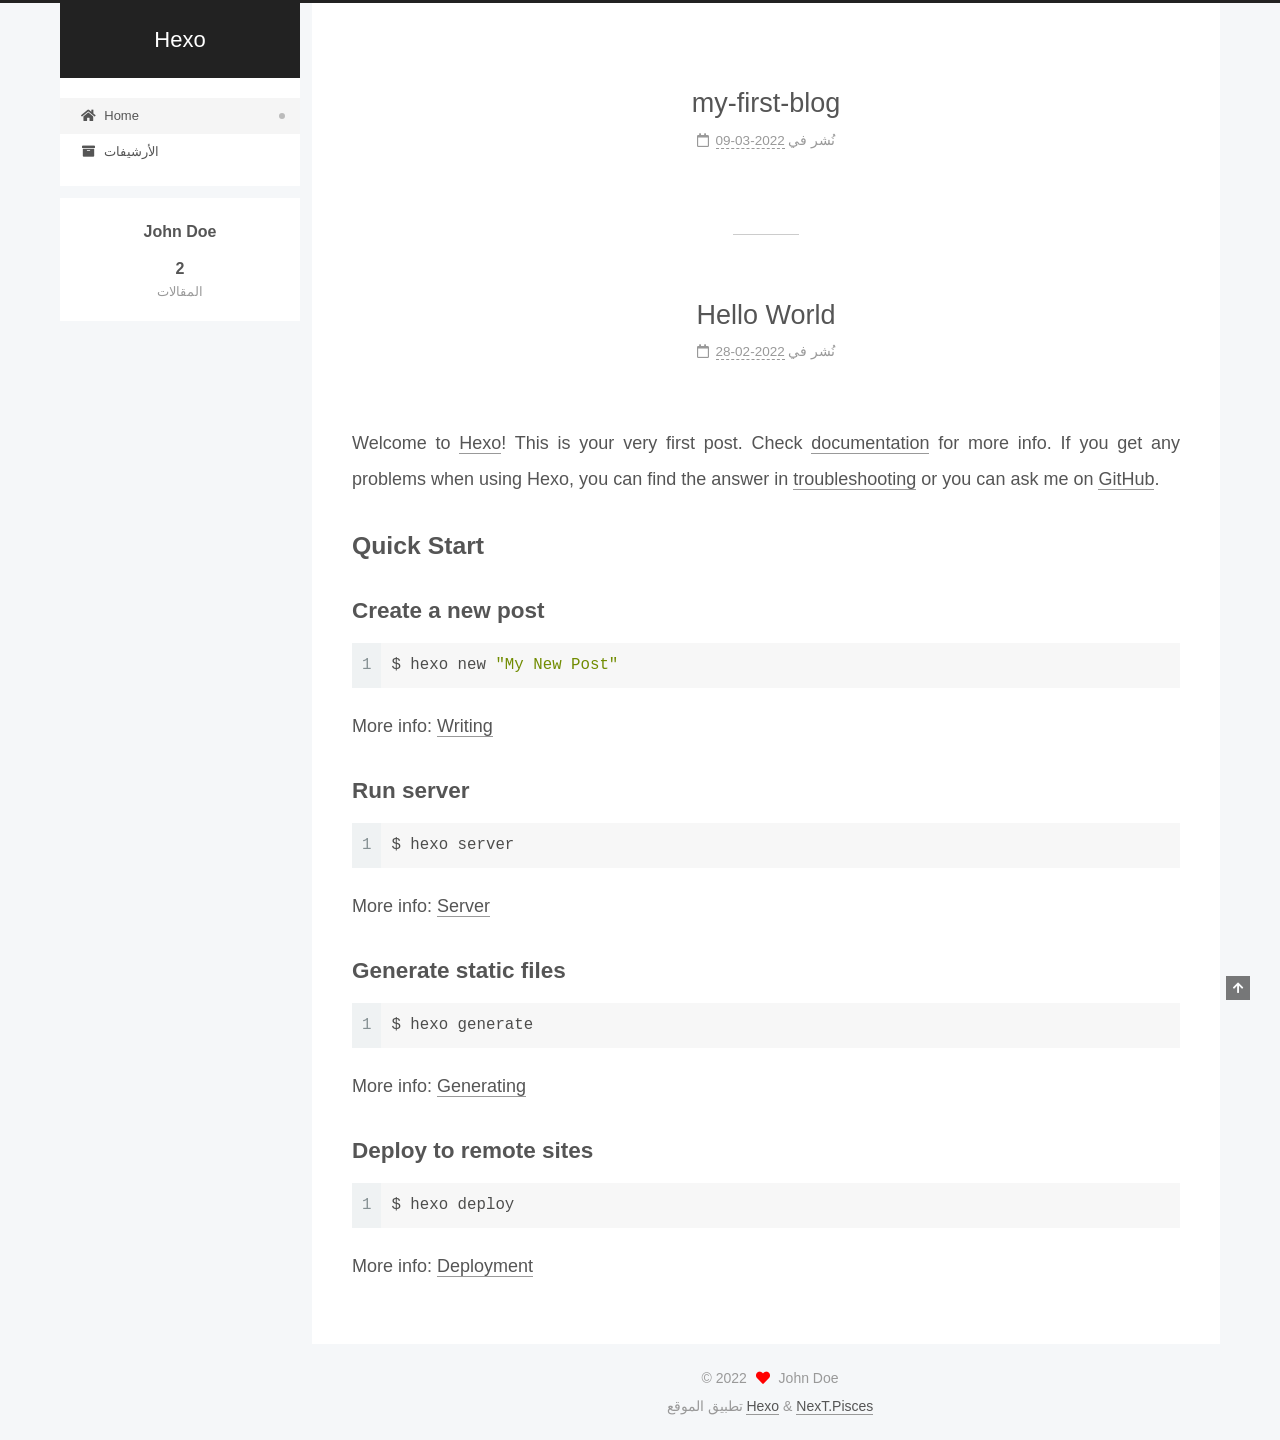
<file: index.html>
<!DOCTYPE html>
<html lang="zn-CN">
<head>
  <meta charset="UTF-8">
<meta name="viewport" content="width=device-width, initial-scale=1, maximum-scale=2">
<meta name="theme-color" content="#222">
<meta name="generator" content="Hexo 6.0.0">
  <link rel="apple-touch-icon" sizes="180x180" href="/images/apple-touch-icon-next.png">
  <link rel="icon" type="image/png" sizes="32x32" href="/images/favicon-32x32-next.png">
  <link rel="icon" type="image/png" sizes="16x16" href="/images/favicon-16x16-next.png">
  <link rel="mask-icon" href="/images/logo.svg" color="#222">

<link rel="stylesheet" href="/css/main.css">


<link rel="stylesheet" href="/lib/font-awesome/css/all.min.css">

<script id="hexo-configurations">
    var NexT = window.NexT || {};
    var CONFIG = {"hostname":"example.com","root":"/","scheme":"Pisces","version":"7.8.0","exturl":false,"sidebar":{"position":"left","display":"post","padding":18,"offset":12,"onmobile":false},"copycode":{"enable":false,"show_result":false,"style":null},"back2top":{"enable":true,"sidebar":false,"scrollpercent":false},"bookmark":{"enable":false,"color":"#222","save":"auto"},"fancybox":false,"mediumzoom":false,"lazyload":false,"pangu":false,"comments":{"style":"tabs","active":null,"storage":true,"lazyload":false,"nav":null},"algolia":{"hits":{"per_page":10},"labels":{"input_placeholder":"Search for Posts","hits_empty":"We didn't find any results for the search: ${query}","hits_stats":"${hits} results found in ${time} ms"}},"localsearch":{"enable":false,"trigger":"auto","top_n_per_article":1,"unescape":false,"preload":false},"motion":{"enable":true,"async":false,"transition":{"post_block":"fadeIn","post_header":"slideDownIn","post_body":"slideDownIn","coll_header":"slideLeftIn","sidebar":"slideUpIn"}}};
  </script>

  <meta property="og:type" content="website">
<meta property="og:title" content="Hexo">
<meta property="og:url" content="http://example.com/index.html">
<meta property="og:site_name" content="Hexo">
<meta property="og:locale" content="zn_CN">
<meta property="article:author" content="John Doe">
<meta name="twitter:card" content="summary">

<link rel="canonical" href="http://example.com/">


<script id="page-configurations">
  // https://hexo.io/docs/variables.html
  CONFIG.page = {
    sidebar: "",
    isHome : true,
    isPost : false,
    lang   : 'zn-CN'
  };
</script>

  <title>Hexo</title>
  






  <noscript>
  <style>
  .use-motion .brand,
  .use-motion .menu-item,
  .sidebar-inner,
  .use-motion .post-block,
  .use-motion .pagination,
  .use-motion .comments,
  .use-motion .post-header,
  .use-motion .post-body,
  .use-motion .collection-header { opacity: initial; }

  .use-motion .site-title,
  .use-motion .site-subtitle {
    opacity: initial;
    top: initial;
  }

  .use-motion .logo-line-before i { left: initial; }
  .use-motion .logo-line-after i { right: initial; }
  </style>
</noscript>

</head>

<body itemscope itemtype="http://schema.org/WebPage">
  <div class="container use-motion">
    <div class="headband"></div>

    <header class="header" itemscope itemtype="http://schema.org/WPHeader">
      <div class="header-inner"><div class="site-brand-container">
  <div class="site-nav-toggle">
    <div class="toggle" aria-label="تشغيل شريط التصفح">
      <span class="toggle-line toggle-line-first"></span>
      <span class="toggle-line toggle-line-middle"></span>
      <span class="toggle-line toggle-line-last"></span>
    </div>
  </div>

  <div class="site-meta">

    <a href="/" class="brand" rel="start">
      <span class="logo-line-before"><i></i></span>
      <h1 class="site-title">Hexo</h1>
      <span class="logo-line-after"><i></i></span>
    </a>
  </div>

  <div class="site-nav-right">
    <div class="toggle popup-trigger">
    </div>
  </div>
</div>




<nav class="site-nav">
  <ul id="menu" class="main-menu menu">
        <li class="menu-item menu-item-home">

    <a href="/" rel="section"><i class="fa fa-home fa-fw"></i>Home</a>

  </li>
        <li class="menu-item menu-item-archives">

    <a href="/archives/" rel="section"><i class="fa fa-archive fa-fw"></i>الأرشيفات</a>

  </li>
  </ul>
</nav>




</div>
    </header>

    
  <div class="back-to-top">
    <i class="fa fa-arrow-up"></i>
    <span>0%</span>
  </div>


    <main class="main">
      <div class="main-inner">
        <div class="content-wrap">
          

          <div class="content index posts-expand">
            
      
  
  
  <article itemscope itemtype="http://schema.org/Article" class="post-block" lang="zn-CN">
    <link itemprop="mainEntityOfPage" href="http://example.com/2022/03/09/my-first-blog/">

    <span hidden itemprop="author" itemscope itemtype="http://schema.org/Person">
      <meta itemprop="image" content="/images/avatar.gif">
      <meta itemprop="name" content="John Doe">
      <meta itemprop="description" content="">
    </span>

    <span hidden itemprop="publisher" itemscope itemtype="http://schema.org/Organization">
      <meta itemprop="name" content="Hexo">
    </span>
      <header class="post-header">
        <h2 class="post-title" itemprop="name headline">
          
            <a href="/2022/03/09/my-first-blog/" class="post-title-link" itemprop="url">my-first-blog</a>
        </h2>

        <div class="post-meta">
            <span class="post-meta-item">
              <span class="post-meta-item-icon">
                <i class="far fa-calendar"></i>
              </span>
              <span class="post-meta-item-text">نُشر في</span>

              <time title="أُنشأ: 2022-03-09 12:35:44" itemprop="dateCreated datePublished" datetime="2022-03-09T12:35:44+08:00">2022-03-09</time>
            </span>

          

        </div>
      </header>

    
    
    
    <div class="post-body" itemprop="articleBody">

      
          
      
    </div>

    
    
    
      <footer class="post-footer">
        <div class="post-eof"></div>
      </footer>
  </article>
  
  
  

      
  
  
  <article itemscope itemtype="http://schema.org/Article" class="post-block" lang="zn-CN">
    <link itemprop="mainEntityOfPage" href="http://example.com/2022/02/28/hello-world/">

    <span hidden itemprop="author" itemscope itemtype="http://schema.org/Person">
      <meta itemprop="image" content="/images/avatar.gif">
      <meta itemprop="name" content="John Doe">
      <meta itemprop="description" content="">
    </span>

    <span hidden itemprop="publisher" itemscope itemtype="http://schema.org/Organization">
      <meta itemprop="name" content="Hexo">
    </span>
      <header class="post-header">
        <h2 class="post-title" itemprop="name headline">
          
            <a href="/2022/02/28/hello-world/" class="post-title-link" itemprop="url">Hello World</a>
        </h2>

        <div class="post-meta">
            <span class="post-meta-item">
              <span class="post-meta-item-icon">
                <i class="far fa-calendar"></i>
              </span>
              <span class="post-meta-item-text">نُشر في</span>

              <time title="أُنشأ: 2022-02-28 20:26:12" itemprop="dateCreated datePublished" datetime="2022-02-28T20:26:12+08:00">2022-02-28</time>
            </span>

          

        </div>
      </header>

    
    
    
    <div class="post-body" itemprop="articleBody">

      
          <p>Welcome to <a target="_blank" rel="noopener" href="https://hexo.io/">Hexo</a>! This is your very first post. Check <a target="_blank" rel="noopener" href="https://hexo.io/docs/">documentation</a> for more info. If you get any problems when using Hexo, you can find the answer in <a target="_blank" rel="noopener" href="https://hexo.io/docs/troubleshooting.html">troubleshooting</a> or you can ask me on <a target="_blank" rel="noopener" href="https://github.com/hexojs/hexo/issues">GitHub</a>.</p>
<h2 id="Quick-Start"><a href="#Quick-Start" class="headerlink" title="Quick Start"></a>Quick Start</h2><h3 id="Create-a-new-post"><a href="#Create-a-new-post" class="headerlink" title="Create a new post"></a>Create a new post</h3><figure class="highlight bash"><table><tr><td class="gutter"><pre><span class="line">1</span><br></pre></td><td class="code"><pre><span class="line">$ hexo new <span class="string">&quot;My New Post&quot;</span></span><br></pre></td></tr></table></figure>

<p>More info: <a target="_blank" rel="noopener" href="https://hexo.io/docs/writing.html">Writing</a></p>
<h3 id="Run-server"><a href="#Run-server" class="headerlink" title="Run server"></a>Run server</h3><figure class="highlight bash"><table><tr><td class="gutter"><pre><span class="line">1</span><br></pre></td><td class="code"><pre><span class="line">$ hexo server</span><br></pre></td></tr></table></figure>

<p>More info: <a target="_blank" rel="noopener" href="https://hexo.io/docs/server.html">Server</a></p>
<h3 id="Generate-static-files"><a href="#Generate-static-files" class="headerlink" title="Generate static files"></a>Generate static files</h3><figure class="highlight bash"><table><tr><td class="gutter"><pre><span class="line">1</span><br></pre></td><td class="code"><pre><span class="line">$ hexo generate</span><br></pre></td></tr></table></figure>

<p>More info: <a target="_blank" rel="noopener" href="https://hexo.io/docs/generating.html">Generating</a></p>
<h3 id="Deploy-to-remote-sites"><a href="#Deploy-to-remote-sites" class="headerlink" title="Deploy to remote sites"></a>Deploy to remote sites</h3><figure class="highlight bash"><table><tr><td class="gutter"><pre><span class="line">1</span><br></pre></td><td class="code"><pre><span class="line">$ hexo deploy</span><br></pre></td></tr></table></figure>

<p>More info: <a target="_blank" rel="noopener" href="https://hexo.io/docs/one-command-deployment.html">Deployment</a></p>

      
    </div>

    
    
    
      <footer class="post-footer">
        <div class="post-eof"></div>
      </footer>
  </article>
  
  
  


  



          </div>
          

<script>
  window.addEventListener('tabs:register', () => {
    let { activeClass } = CONFIG.comments;
    if (CONFIG.comments.storage) {
      activeClass = localStorage.getItem('comments_active') || activeClass;
    }
    if (activeClass) {
      let activeTab = document.querySelector(`a[href="#comment-${activeClass}"]`);
      if (activeTab) {
        activeTab.click();
      }
    }
  });
  if (CONFIG.comments.storage) {
    window.addEventListener('tabs:click', event => {
      if (!event.target.matches('.tabs-comment .tab-content .tab-pane')) return;
      let commentClass = event.target.classList[1];
      localStorage.setItem('comments_active', commentClass);
    });
  }
</script>

        </div>
          
  
  <div class="toggle sidebar-toggle">
    <span class="toggle-line toggle-line-first"></span>
    <span class="toggle-line toggle-line-middle"></span>
    <span class="toggle-line toggle-line-last"></span>
  </div>

  <aside class="sidebar">
    <div class="sidebar-inner">

      <ul class="sidebar-nav motion-element">
        <li class="sidebar-nav-toc">
          المحتويات
        </li>
        <li class="sidebar-nav-overview">
          عام
        </li>
      </ul>

      <!--noindex-->
      <div class="post-toc-wrap sidebar-panel">
      </div>
      <!--/noindex-->

      <div class="site-overview-wrap sidebar-panel">
        <div class="site-author motion-element" itemprop="author" itemscope itemtype="http://schema.org/Person">
  <p class="site-author-name" itemprop="name">John Doe</p>
  <div class="site-description" itemprop="description"></div>
</div>
<div class="site-state-wrap motion-element">
  <nav class="site-state">
      <div class="site-state-item site-state-posts">
          <a href="/archives/">
        
          <span class="site-state-item-count">2</span>
          <span class="site-state-item-name">المقالات</span>
        </a>
      </div>
  </nav>
</div>



      </div>

    </div>
  </aside>
  <div id="sidebar-dimmer"></div>


      </div>
    </main>

    <footer class="footer">
      <div class="footer-inner">
        

        

<div class="copyright">
  
  &copy; 
  <span itemprop="copyrightYear">2022</span>
  <span class="with-love">
    <i class="fa fa-heart"></i>
  </span>
  <span class="author" itemprop="copyrightHolder">John Doe</span>
</div>
  <div class="powered-by">تطبيق الموقع <a href="https://hexo.io/" class="theme-link" rel="noopener" target="_blank">Hexo</a> & <a href="https://pisces.theme-next.org/" class="theme-link" rel="noopener" target="_blank">NexT.Pisces</a>
  </div>

        








      </div>
    </footer>
  </div>

  
  <script src="/lib/anime.min.js"></script>
  <script src="/lib/velocity/velocity.min.js"></script>
  <script src="/lib/velocity/velocity.ui.min.js"></script>

<script src="/js/utils.js"></script>

<script src="/js/motion.js"></script>


<script src="/js/schemes/pisces.js"></script>


<script src="/js/next-boot.js"></script>




  















  

  

</body>
</html>
</file>
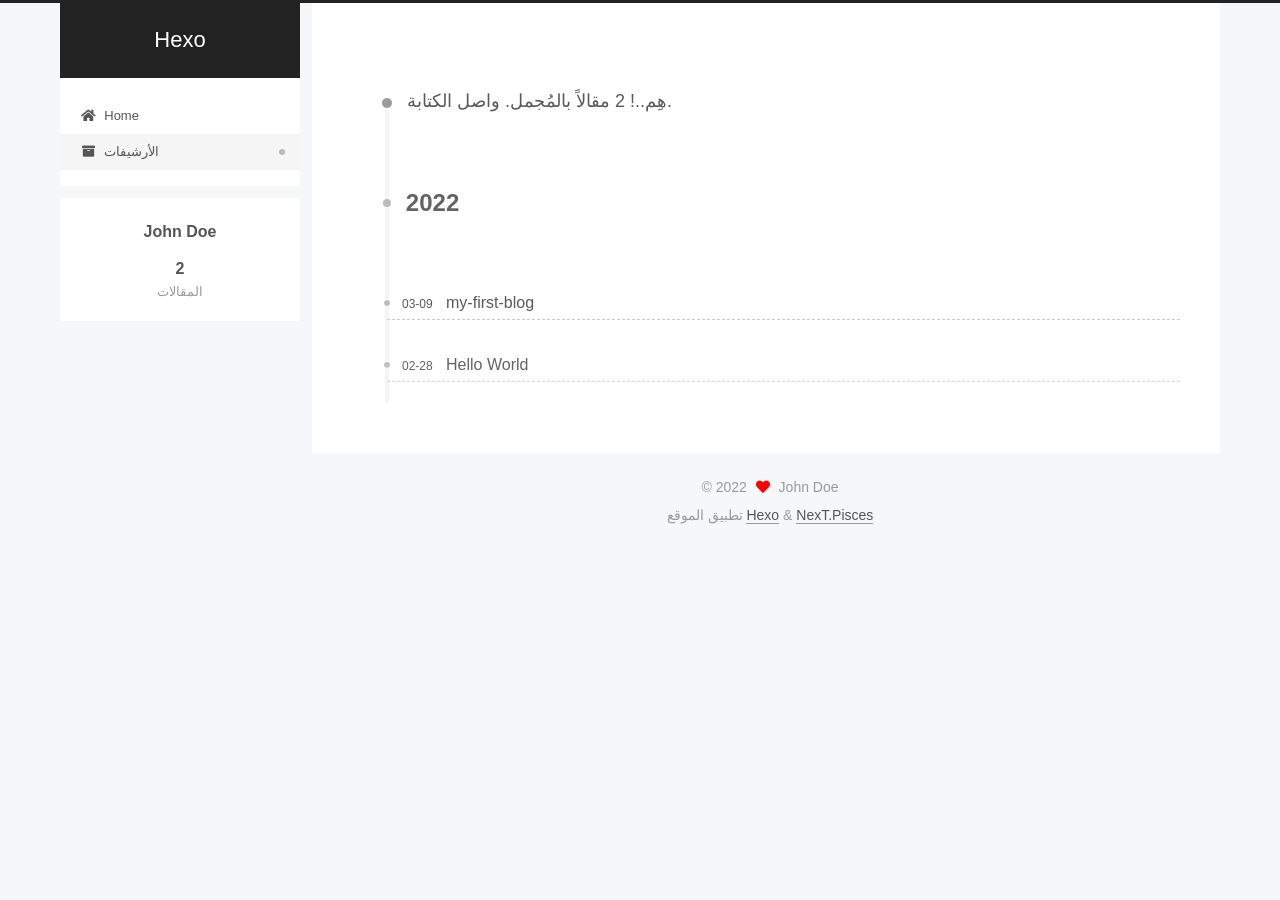
<file: archives/index.html>
<!DOCTYPE html>
<html lang="zn-CN">
<head>
  <meta charset="UTF-8">
<meta name="viewport" content="width=device-width, initial-scale=1, maximum-scale=2">
<meta name="theme-color" content="#222">
<meta name="generator" content="Hexo 6.0.0">
  <link rel="apple-touch-icon" sizes="180x180" href="/images/apple-touch-icon-next.png">
  <link rel="icon" type="image/png" sizes="32x32" href="/images/favicon-32x32-next.png">
  <link rel="icon" type="image/png" sizes="16x16" href="/images/favicon-16x16-next.png">
  <link rel="mask-icon" href="/images/logo.svg" color="#222">

<link rel="stylesheet" href="/css/main.css">


<link rel="stylesheet" href="/lib/font-awesome/css/all.min.css">

<script id="hexo-configurations">
    var NexT = window.NexT || {};
    var CONFIG = {"hostname":"example.com","root":"/","scheme":"Pisces","version":"7.8.0","exturl":false,"sidebar":{"position":"left","display":"post","padding":18,"offset":12,"onmobile":false},"copycode":{"enable":false,"show_result":false,"style":null},"back2top":{"enable":true,"sidebar":false,"scrollpercent":false},"bookmark":{"enable":false,"color":"#222","save":"auto"},"fancybox":false,"mediumzoom":false,"lazyload":false,"pangu":false,"comments":{"style":"tabs","active":null,"storage":true,"lazyload":false,"nav":null},"algolia":{"hits":{"per_page":10},"labels":{"input_placeholder":"Search for Posts","hits_empty":"We didn't find any results for the search: ${query}","hits_stats":"${hits} results found in ${time} ms"}},"localsearch":{"enable":false,"trigger":"auto","top_n_per_article":1,"unescape":false,"preload":false},"motion":{"enable":true,"async":false,"transition":{"post_block":"fadeIn","post_header":"slideDownIn","post_body":"slideDownIn","coll_header":"slideLeftIn","sidebar":"slideUpIn"}}};
  </script>

  <meta property="og:type" content="website">
<meta property="og:title" content="Hexo">
<meta property="og:url" content="http://example.com/archives/index.html">
<meta property="og:site_name" content="Hexo">
<meta property="og:locale" content="zn_CN">
<meta property="article:author" content="John Doe">
<meta name="twitter:card" content="summary">

<link rel="canonical" href="http://example.com/archives/">


<script id="page-configurations">
  // https://hexo.io/docs/variables.html
  CONFIG.page = {
    sidebar: "",
    isHome : false,
    isPost : false,
    lang   : 'zn-CN'
  };
</script>

  <title>الأرشيف | Hexo</title>
  






  <noscript>
  <style>
  .use-motion .brand,
  .use-motion .menu-item,
  .sidebar-inner,
  .use-motion .post-block,
  .use-motion .pagination,
  .use-motion .comments,
  .use-motion .post-header,
  .use-motion .post-body,
  .use-motion .collection-header { opacity: initial; }

  .use-motion .site-title,
  .use-motion .site-subtitle {
    opacity: initial;
    top: initial;
  }

  .use-motion .logo-line-before i { left: initial; }
  .use-motion .logo-line-after i { right: initial; }
  </style>
</noscript>

</head>

<body itemscope itemtype="http://schema.org/WebPage">
  <div class="container use-motion">
    <div class="headband"></div>

    <header class="header" itemscope itemtype="http://schema.org/WPHeader">
      <div class="header-inner"><div class="site-brand-container">
  <div class="site-nav-toggle">
    <div class="toggle" aria-label="تشغيل شريط التصفح">
      <span class="toggle-line toggle-line-first"></span>
      <span class="toggle-line toggle-line-middle"></span>
      <span class="toggle-line toggle-line-last"></span>
    </div>
  </div>

  <div class="site-meta">

    <a href="/" class="brand" rel="start">
      <span class="logo-line-before"><i></i></span>
      <h1 class="site-title">Hexo</h1>
      <span class="logo-line-after"><i></i></span>
    </a>
  </div>

  <div class="site-nav-right">
    <div class="toggle popup-trigger">
    </div>
  </div>
</div>




<nav class="site-nav">
  <ul id="menu" class="main-menu menu">
        <li class="menu-item menu-item-home">

    <a href="/" rel="section"><i class="fa fa-home fa-fw"></i>Home</a>

  </li>
        <li class="menu-item menu-item-archives">

    <a href="/archives/" rel="section"><i class="fa fa-archive fa-fw"></i>الأرشيفات</a>

  </li>
  </ul>
</nav>




</div>
    </header>

    
  <div class="back-to-top">
    <i class="fa fa-arrow-up"></i>
    <span>0%</span>
  </div>


    <main class="main">
      <div class="main-inner">
        <div class="content-wrap">
          

          <div class="content archive">
            

  
  
  
  <div class="post-block">
    <div class="posts-collapse">
      <div class="collection-title">
        <span class="collection-header">هِم..! 2 مقالاً بالمُجمل. واصل الكتابة.</span>
      </div>

      
    <div class="collection-year">
      <span class="collection-header">2022</span>
    </div>

  <article itemscope itemtype="http://schema.org/Article">
    <header class="post-header">

      <div class="post-meta">
        <time itemprop="dateCreated"
              datetime="2022-03-09T12:35:44+08:00"
              content="2022-03-09">
          03-09
        </time>
      </div>

      <div class="post-title">
          <a class="post-title-link" href="/2022/03/09/my-first-blog/" itemprop="url">
            <span itemprop="name">my-first-blog</span>
          </a>
      </div>

    </header>
  </article>

  <article itemscope itemtype="http://schema.org/Article">
    <header class="post-header">

      <div class="post-meta">
        <time itemprop="dateCreated"
              datetime="2022-02-28T20:26:12+08:00"
              content="2022-02-28">
          02-28
        </time>
      </div>

      <div class="post-title">
          <a class="post-title-link" href="/2022/02/28/hello-world/" itemprop="url">
            <span itemprop="name">Hello World</span>
          </a>
      </div>

    </header>
  </article>


    </div>
  </div>
  
  
  

  



          </div>
          

<script>
  window.addEventListener('tabs:register', () => {
    let { activeClass } = CONFIG.comments;
    if (CONFIG.comments.storage) {
      activeClass = localStorage.getItem('comments_active') || activeClass;
    }
    if (activeClass) {
      let activeTab = document.querySelector(`a[href="#comment-${activeClass}"]`);
      if (activeTab) {
        activeTab.click();
      }
    }
  });
  if (CONFIG.comments.storage) {
    window.addEventListener('tabs:click', event => {
      if (!event.target.matches('.tabs-comment .tab-content .tab-pane')) return;
      let commentClass = event.target.classList[1];
      localStorage.setItem('comments_active', commentClass);
    });
  }
</script>

        </div>
          
  
  <div class="toggle sidebar-toggle">
    <span class="toggle-line toggle-line-first"></span>
    <span class="toggle-line toggle-line-middle"></span>
    <span class="toggle-line toggle-line-last"></span>
  </div>

  <aside class="sidebar">
    <div class="sidebar-inner">

      <ul class="sidebar-nav motion-element">
        <li class="sidebar-nav-toc">
          المحتويات
        </li>
        <li class="sidebar-nav-overview">
          عام
        </li>
      </ul>

      <!--noindex-->
      <div class="post-toc-wrap sidebar-panel">
      </div>
      <!--/noindex-->

      <div class="site-overview-wrap sidebar-panel">
        <div class="site-author motion-element" itemprop="author" itemscope itemtype="http://schema.org/Person">
  <p class="site-author-name" itemprop="name">John Doe</p>
  <div class="site-description" itemprop="description"></div>
</div>
<div class="site-state-wrap motion-element">
  <nav class="site-state">
      <div class="site-state-item site-state-posts">
          <a href="/archives/">
        
          <span class="site-state-item-count">2</span>
          <span class="site-state-item-name">المقالات</span>
        </a>
      </div>
  </nav>
</div>



      </div>

    </div>
  </aside>
  <div id="sidebar-dimmer"></div>


      </div>
    </main>

    <footer class="footer">
      <div class="footer-inner">
        

        

<div class="copyright">
  
  &copy; 
  <span itemprop="copyrightYear">2022</span>
  <span class="with-love">
    <i class="fa fa-heart"></i>
  </span>
  <span class="author" itemprop="copyrightHolder">John Doe</span>
</div>
  <div class="powered-by">تطبيق الموقع <a href="https://hexo.io/" class="theme-link" rel="noopener" target="_blank">Hexo</a> & <a href="https://pisces.theme-next.org/" class="theme-link" rel="noopener" target="_blank">NexT.Pisces</a>
  </div>

        








      </div>
    </footer>
  </div>

  
  <script src="/lib/anime.min.js"></script>
  <script src="/lib/velocity/velocity.min.js"></script>
  <script src="/lib/velocity/velocity.ui.min.js"></script>

<script src="/js/utils.js"></script>

<script src="/js/motion.js"></script>


<script src="/js/schemes/pisces.js"></script>


<script src="/js/next-boot.js"></script>




  















  

  

</body>
</html>
</file>
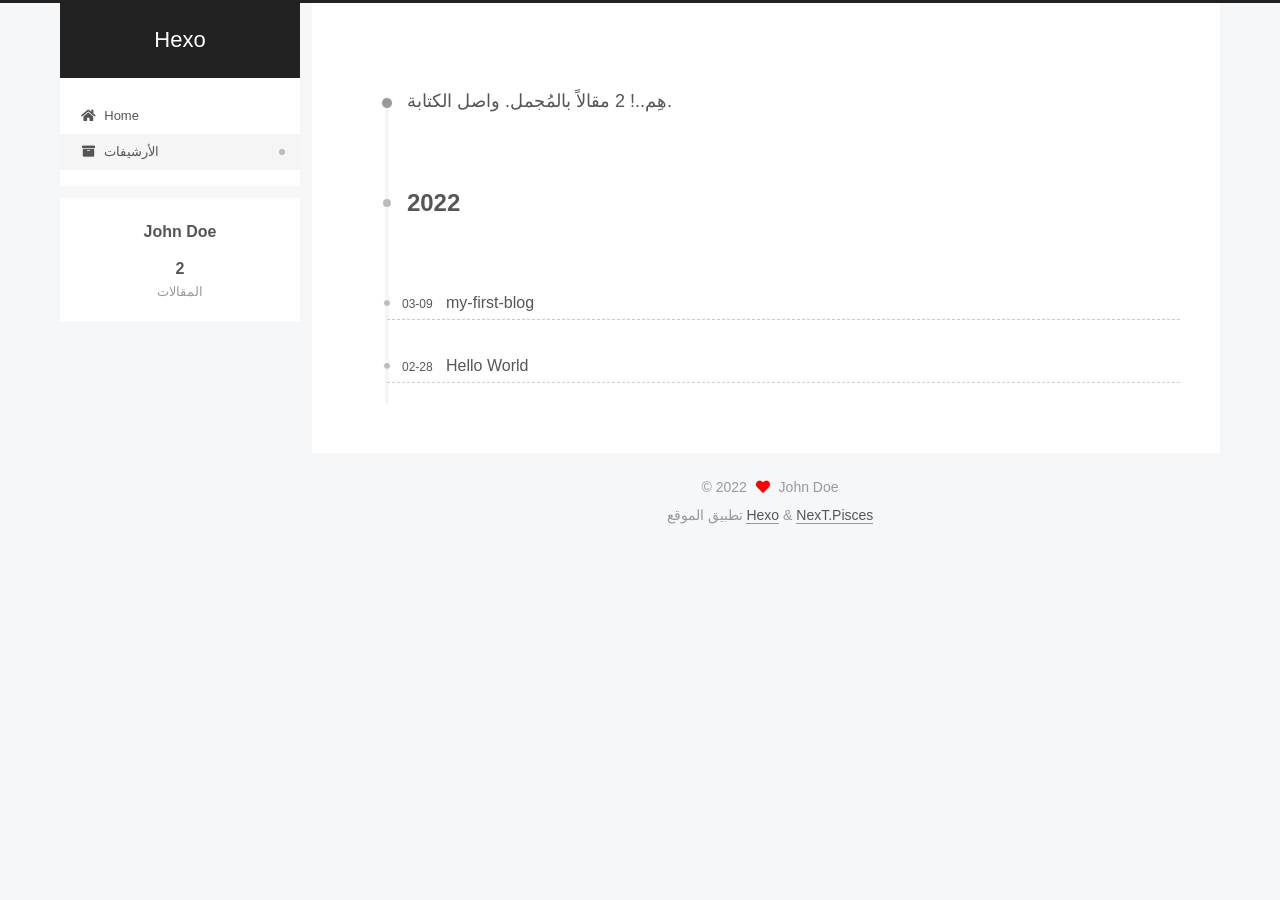
<file: archives/2022/index.html>
<!DOCTYPE html>
<html lang="zn-CN">
<head>
  <meta charset="UTF-8">
<meta name="viewport" content="width=device-width, initial-scale=1, maximum-scale=2">
<meta name="theme-color" content="#222">
<meta name="generator" content="Hexo 6.0.0">
  <link rel="apple-touch-icon" sizes="180x180" href="/images/apple-touch-icon-next.png">
  <link rel="icon" type="image/png" sizes="32x32" href="/images/favicon-32x32-next.png">
  <link rel="icon" type="image/png" sizes="16x16" href="/images/favicon-16x16-next.png">
  <link rel="mask-icon" href="/images/logo.svg" color="#222">

<link rel="stylesheet" href="/css/main.css">


<link rel="stylesheet" href="/lib/font-awesome/css/all.min.css">

<script id="hexo-configurations">
    var NexT = window.NexT || {};
    var CONFIG = {"hostname":"example.com","root":"/","scheme":"Pisces","version":"7.8.0","exturl":false,"sidebar":{"position":"left","display":"post","padding":18,"offset":12,"onmobile":false},"copycode":{"enable":false,"show_result":false,"style":null},"back2top":{"enable":true,"sidebar":false,"scrollpercent":false},"bookmark":{"enable":false,"color":"#222","save":"auto"},"fancybox":false,"mediumzoom":false,"lazyload":false,"pangu":false,"comments":{"style":"tabs","active":null,"storage":true,"lazyload":false,"nav":null},"algolia":{"hits":{"per_page":10},"labels":{"input_placeholder":"Search for Posts","hits_empty":"We didn't find any results for the search: ${query}","hits_stats":"${hits} results found in ${time} ms"}},"localsearch":{"enable":false,"trigger":"auto","top_n_per_article":1,"unescape":false,"preload":false},"motion":{"enable":true,"async":false,"transition":{"post_block":"fadeIn","post_header":"slideDownIn","post_body":"slideDownIn","coll_header":"slideLeftIn","sidebar":"slideUpIn"}}};
  </script>

  <meta property="og:type" content="website">
<meta property="og:title" content="Hexo">
<meta property="og:url" content="http://example.com/archives/2022/index.html">
<meta property="og:site_name" content="Hexo">
<meta property="og:locale" content="zn_CN">
<meta property="article:author" content="John Doe">
<meta name="twitter:card" content="summary">

<link rel="canonical" href="http://example.com/archives/2022/">


<script id="page-configurations">
  // https://hexo.io/docs/variables.html
  CONFIG.page = {
    sidebar: "",
    isHome : false,
    isPost : false,
    lang   : 'zn-CN'
  };
</script>

  <title>الأرشيف | Hexo</title>
  






  <noscript>
  <style>
  .use-motion .brand,
  .use-motion .menu-item,
  .sidebar-inner,
  .use-motion .post-block,
  .use-motion .pagination,
  .use-motion .comments,
  .use-motion .post-header,
  .use-motion .post-body,
  .use-motion .collection-header { opacity: initial; }

  .use-motion .site-title,
  .use-motion .site-subtitle {
    opacity: initial;
    top: initial;
  }

  .use-motion .logo-line-before i { left: initial; }
  .use-motion .logo-line-after i { right: initial; }
  </style>
</noscript>

</head>

<body itemscope itemtype="http://schema.org/WebPage">
  <div class="container use-motion">
    <div class="headband"></div>

    <header class="header" itemscope itemtype="http://schema.org/WPHeader">
      <div class="header-inner"><div class="site-brand-container">
  <div class="site-nav-toggle">
    <div class="toggle" aria-label="تشغيل شريط التصفح">
      <span class="toggle-line toggle-line-first"></span>
      <span class="toggle-line toggle-line-middle"></span>
      <span class="toggle-line toggle-line-last"></span>
    </div>
  </div>

  <div class="site-meta">

    <a href="/" class="brand" rel="start">
      <span class="logo-line-before"><i></i></span>
      <h1 class="site-title">Hexo</h1>
      <span class="logo-line-after"><i></i></span>
    </a>
  </div>

  <div class="site-nav-right">
    <div class="toggle popup-trigger">
    </div>
  </div>
</div>




<nav class="site-nav">
  <ul id="menu" class="main-menu menu">
        <li class="menu-item menu-item-home">

    <a href="/" rel="section"><i class="fa fa-home fa-fw"></i>Home</a>

  </li>
        <li class="menu-item menu-item-archives">

    <a href="/archives/" rel="section"><i class="fa fa-archive fa-fw"></i>الأرشيفات</a>

  </li>
  </ul>
</nav>




</div>
    </header>

    
  <div class="back-to-top">
    <i class="fa fa-arrow-up"></i>
    <span>0%</span>
  </div>


    <main class="main">
      <div class="main-inner">
        <div class="content-wrap">
          

          <div class="content archive">
            

  
  
  
  <div class="post-block">
    <div class="posts-collapse">
      <div class="collection-title">
        <span class="collection-header">هِم..! 2 مقالاً بالمُجمل. واصل الكتابة.</span>
      </div>

      
    <div class="collection-year">
      <span class="collection-header">2022</span>
    </div>

  <article itemscope itemtype="http://schema.org/Article">
    <header class="post-header">

      <div class="post-meta">
        <time itemprop="dateCreated"
              datetime="2022-03-09T12:35:44+08:00"
              content="2022-03-09">
          03-09
        </time>
      </div>

      <div class="post-title">
          <a class="post-title-link" href="/2022/03/09/my-first-blog/" itemprop="url">
            <span itemprop="name">my-first-blog</span>
          </a>
      </div>

    </header>
  </article>

  <article itemscope itemtype="http://schema.org/Article">
    <header class="post-header">

      <div class="post-meta">
        <time itemprop="dateCreated"
              datetime="2022-02-28T20:26:12+08:00"
              content="2022-02-28">
          02-28
        </time>
      </div>

      <div class="post-title">
          <a class="post-title-link" href="/2022/02/28/hello-world/" itemprop="url">
            <span itemprop="name">Hello World</span>
          </a>
      </div>

    </header>
  </article>


    </div>
  </div>
  
  
  

  



          </div>
          

<script>
  window.addEventListener('tabs:register', () => {
    let { activeClass } = CONFIG.comments;
    if (CONFIG.comments.storage) {
      activeClass = localStorage.getItem('comments_active') || activeClass;
    }
    if (activeClass) {
      let activeTab = document.querySelector(`a[href="#comment-${activeClass}"]`);
      if (activeTab) {
        activeTab.click();
      }
    }
  });
  if (CONFIG.comments.storage) {
    window.addEventListener('tabs:click', event => {
      if (!event.target.matches('.tabs-comment .tab-content .tab-pane')) return;
      let commentClass = event.target.classList[1];
      localStorage.setItem('comments_active', commentClass);
    });
  }
</script>

        </div>
          
  
  <div class="toggle sidebar-toggle">
    <span class="toggle-line toggle-line-first"></span>
    <span class="toggle-line toggle-line-middle"></span>
    <span class="toggle-line toggle-line-last"></span>
  </div>

  <aside class="sidebar">
    <div class="sidebar-inner">

      <ul class="sidebar-nav motion-element">
        <li class="sidebar-nav-toc">
          المحتويات
        </li>
        <li class="sidebar-nav-overview">
          عام
        </li>
      </ul>

      <!--noindex-->
      <div class="post-toc-wrap sidebar-panel">
      </div>
      <!--/noindex-->

      <div class="site-overview-wrap sidebar-panel">
        <div class="site-author motion-element" itemprop="author" itemscope itemtype="http://schema.org/Person">
  <p class="site-author-name" itemprop="name">John Doe</p>
  <div class="site-description" itemprop="description"></div>
</div>
<div class="site-state-wrap motion-element">
  <nav class="site-state">
      <div class="site-state-item site-state-posts">
          <a href="/archives/">
        
          <span class="site-state-item-count">2</span>
          <span class="site-state-item-name">المقالات</span>
        </a>
      </div>
  </nav>
</div>



      </div>

    </div>
  </aside>
  <div id="sidebar-dimmer"></div>


      </div>
    </main>

    <footer class="footer">
      <div class="footer-inner">
        

        

<div class="copyright">
  
  &copy; 
  <span itemprop="copyrightYear">2022</span>
  <span class="with-love">
    <i class="fa fa-heart"></i>
  </span>
  <span class="author" itemprop="copyrightHolder">John Doe</span>
</div>
  <div class="powered-by">تطبيق الموقع <a href="https://hexo.io/" class="theme-link" rel="noopener" target="_blank">Hexo</a> & <a href="https://pisces.theme-next.org/" class="theme-link" rel="noopener" target="_blank">NexT.Pisces</a>
  </div>

        








      </div>
    </footer>
  </div>

  
  <script src="/lib/anime.min.js"></script>
  <script src="/lib/velocity/velocity.min.js"></script>
  <script src="/lib/velocity/velocity.ui.min.js"></script>

<script src="/js/utils.js"></script>

<script src="/js/motion.js"></script>


<script src="/js/schemes/pisces.js"></script>


<script src="/js/next-boot.js"></script>




  















  

  

</body>
</html>
</file>
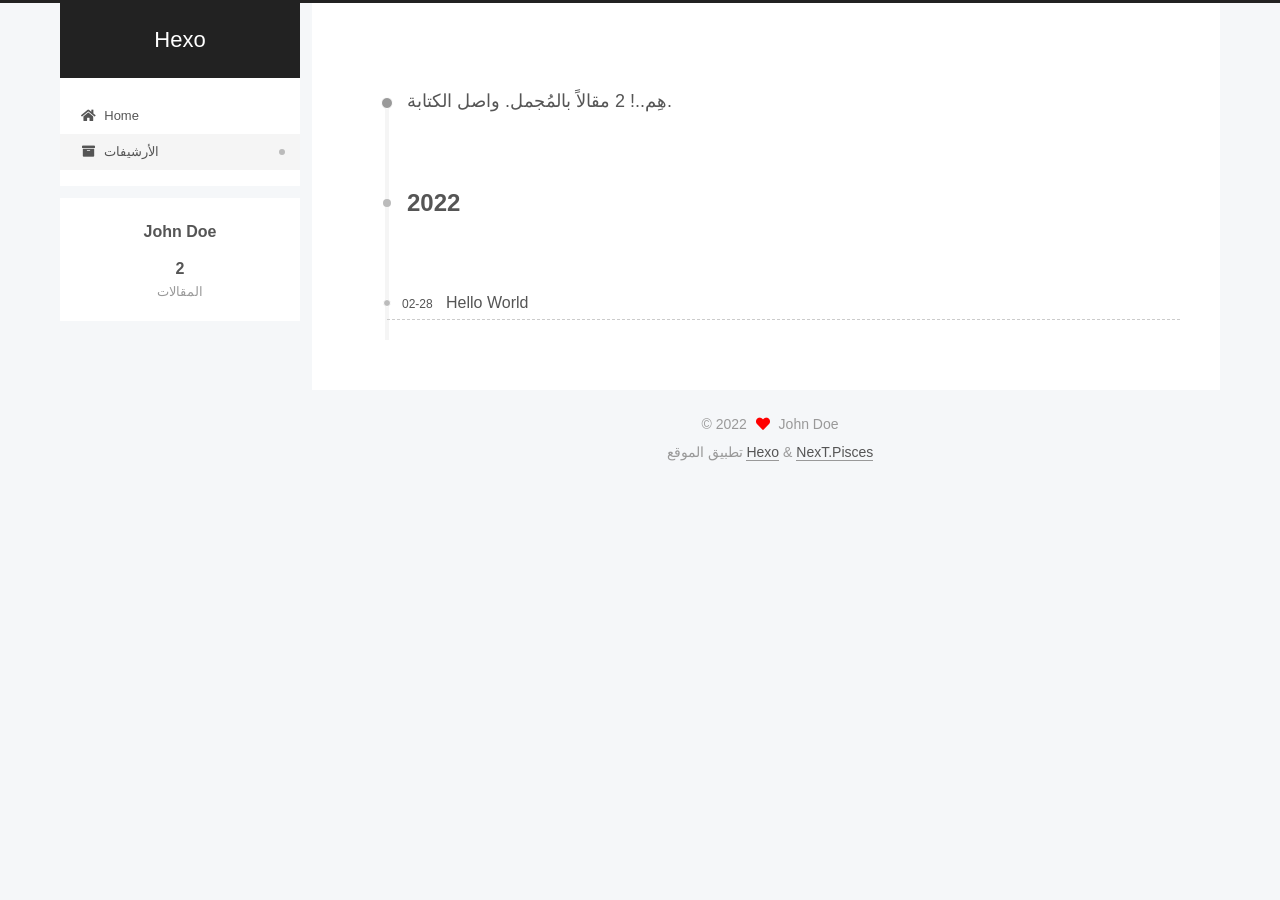
<file: archives/2022/02/index.html>
<!DOCTYPE html>
<html lang="zn-CN">
<head>
  <meta charset="UTF-8">
<meta name="viewport" content="width=device-width, initial-scale=1, maximum-scale=2">
<meta name="theme-color" content="#222">
<meta name="generator" content="Hexo 6.0.0">
  <link rel="apple-touch-icon" sizes="180x180" href="/images/apple-touch-icon-next.png">
  <link rel="icon" type="image/png" sizes="32x32" href="/images/favicon-32x32-next.png">
  <link rel="icon" type="image/png" sizes="16x16" href="/images/favicon-16x16-next.png">
  <link rel="mask-icon" href="/images/logo.svg" color="#222">

<link rel="stylesheet" href="/css/main.css">


<link rel="stylesheet" href="/lib/font-awesome/css/all.min.css">

<script id="hexo-configurations">
    var NexT = window.NexT || {};
    var CONFIG = {"hostname":"example.com","root":"/","scheme":"Pisces","version":"7.8.0","exturl":false,"sidebar":{"position":"left","display":"post","padding":18,"offset":12,"onmobile":false},"copycode":{"enable":false,"show_result":false,"style":null},"back2top":{"enable":true,"sidebar":false,"scrollpercent":false},"bookmark":{"enable":false,"color":"#222","save":"auto"},"fancybox":false,"mediumzoom":false,"lazyload":false,"pangu":false,"comments":{"style":"tabs","active":null,"storage":true,"lazyload":false,"nav":null},"algolia":{"hits":{"per_page":10},"labels":{"input_placeholder":"Search for Posts","hits_empty":"We didn't find any results for the search: ${query}","hits_stats":"${hits} results found in ${time} ms"}},"localsearch":{"enable":false,"trigger":"auto","top_n_per_article":1,"unescape":false,"preload":false},"motion":{"enable":true,"async":false,"transition":{"post_block":"fadeIn","post_header":"slideDownIn","post_body":"slideDownIn","coll_header":"slideLeftIn","sidebar":"slideUpIn"}}};
  </script>

  <meta property="og:type" content="website">
<meta property="og:title" content="Hexo">
<meta property="og:url" content="http://example.com/archives/2022/02/index.html">
<meta property="og:site_name" content="Hexo">
<meta property="og:locale" content="zn_CN">
<meta property="article:author" content="John Doe">
<meta name="twitter:card" content="summary">

<link rel="canonical" href="http://example.com/archives/2022/02/">


<script id="page-configurations">
  // https://hexo.io/docs/variables.html
  CONFIG.page = {
    sidebar: "",
    isHome : false,
    isPost : false,
    lang   : 'zn-CN'
  };
</script>

  <title>الأرشيف | Hexo</title>
  






  <noscript>
  <style>
  .use-motion .brand,
  .use-motion .menu-item,
  .sidebar-inner,
  .use-motion .post-block,
  .use-motion .pagination,
  .use-motion .comments,
  .use-motion .post-header,
  .use-motion .post-body,
  .use-motion .collection-header { opacity: initial; }

  .use-motion .site-title,
  .use-motion .site-subtitle {
    opacity: initial;
    top: initial;
  }

  .use-motion .logo-line-before i { left: initial; }
  .use-motion .logo-line-after i { right: initial; }
  </style>
</noscript>

</head>

<body itemscope itemtype="http://schema.org/WebPage">
  <div class="container use-motion">
    <div class="headband"></div>

    <header class="header" itemscope itemtype="http://schema.org/WPHeader">
      <div class="header-inner"><div class="site-brand-container">
  <div class="site-nav-toggle">
    <div class="toggle" aria-label="تشغيل شريط التصفح">
      <span class="toggle-line toggle-line-first"></span>
      <span class="toggle-line toggle-line-middle"></span>
      <span class="toggle-line toggle-line-last"></span>
    </div>
  </div>

  <div class="site-meta">

    <a href="/" class="brand" rel="start">
      <span class="logo-line-before"><i></i></span>
      <h1 class="site-title">Hexo</h1>
      <span class="logo-line-after"><i></i></span>
    </a>
  </div>

  <div class="site-nav-right">
    <div class="toggle popup-trigger">
    </div>
  </div>
</div>




<nav class="site-nav">
  <ul id="menu" class="main-menu menu">
        <li class="menu-item menu-item-home">

    <a href="/" rel="section"><i class="fa fa-home fa-fw"></i>Home</a>

  </li>
        <li class="menu-item menu-item-archives">

    <a href="/archives/" rel="section"><i class="fa fa-archive fa-fw"></i>الأرشيفات</a>

  </li>
  </ul>
</nav>




</div>
    </header>

    
  <div class="back-to-top">
    <i class="fa fa-arrow-up"></i>
    <span>0%</span>
  </div>


    <main class="main">
      <div class="main-inner">
        <div class="content-wrap">
          

          <div class="content archive">
            

  
  
  
  <div class="post-block">
    <div class="posts-collapse">
      <div class="collection-title">
        <span class="collection-header">هِم..! 2 مقالاً بالمُجمل. واصل الكتابة.</span>
      </div>

      
    <div class="collection-year">
      <span class="collection-header">2022</span>
    </div>

  <article itemscope itemtype="http://schema.org/Article">
    <header class="post-header">

      <div class="post-meta">
        <time itemprop="dateCreated"
              datetime="2022-02-28T20:26:12+08:00"
              content="2022-02-28">
          02-28
        </time>
      </div>

      <div class="post-title">
          <a class="post-title-link" href="/2022/02/28/hello-world/" itemprop="url">
            <span itemprop="name">Hello World</span>
          </a>
      </div>

    </header>
  </article>


    </div>
  </div>
  
  
  

  



          </div>
          

<script>
  window.addEventListener('tabs:register', () => {
    let { activeClass } = CONFIG.comments;
    if (CONFIG.comments.storage) {
      activeClass = localStorage.getItem('comments_active') || activeClass;
    }
    if (activeClass) {
      let activeTab = document.querySelector(`a[href="#comment-${activeClass}"]`);
      if (activeTab) {
        activeTab.click();
      }
    }
  });
  if (CONFIG.comments.storage) {
    window.addEventListener('tabs:click', event => {
      if (!event.target.matches('.tabs-comment .tab-content .tab-pane')) return;
      let commentClass = event.target.classList[1];
      localStorage.setItem('comments_active', commentClass);
    });
  }
</script>

        </div>
          
  
  <div class="toggle sidebar-toggle">
    <span class="toggle-line toggle-line-first"></span>
    <span class="toggle-line toggle-line-middle"></span>
    <span class="toggle-line toggle-line-last"></span>
  </div>

  <aside class="sidebar">
    <div class="sidebar-inner">

      <ul class="sidebar-nav motion-element">
        <li class="sidebar-nav-toc">
          المحتويات
        </li>
        <li class="sidebar-nav-overview">
          عام
        </li>
      </ul>

      <!--noindex-->
      <div class="post-toc-wrap sidebar-panel">
      </div>
      <!--/noindex-->

      <div class="site-overview-wrap sidebar-panel">
        <div class="site-author motion-element" itemprop="author" itemscope itemtype="http://schema.org/Person">
  <p class="site-author-name" itemprop="name">John Doe</p>
  <div class="site-description" itemprop="description"></div>
</div>
<div class="site-state-wrap motion-element">
  <nav class="site-state">
      <div class="site-state-item site-state-posts">
          <a href="/archives/">
        
          <span class="site-state-item-count">2</span>
          <span class="site-state-item-name">المقالات</span>
        </a>
      </div>
  </nav>
</div>



      </div>

    </div>
  </aside>
  <div id="sidebar-dimmer"></div>


      </div>
    </main>

    <footer class="footer">
      <div class="footer-inner">
        

        

<div class="copyright">
  
  &copy; 
  <span itemprop="copyrightYear">2022</span>
  <span class="with-love">
    <i class="fa fa-heart"></i>
  </span>
  <span class="author" itemprop="copyrightHolder">John Doe</span>
</div>
  <div class="powered-by">تطبيق الموقع <a href="https://hexo.io/" class="theme-link" rel="noopener" target="_blank">Hexo</a> & <a href="https://pisces.theme-next.org/" class="theme-link" rel="noopener" target="_blank">NexT.Pisces</a>
  </div>

        








      </div>
    </footer>
  </div>

  
  <script src="/lib/anime.min.js"></script>
  <script src="/lib/velocity/velocity.min.js"></script>
  <script src="/lib/velocity/velocity.ui.min.js"></script>

<script src="/js/utils.js"></script>

<script src="/js/motion.js"></script>


<script src="/js/schemes/pisces.js"></script>


<script src="/js/next-boot.js"></script>




  















  

  

</body>
</html>
</file>
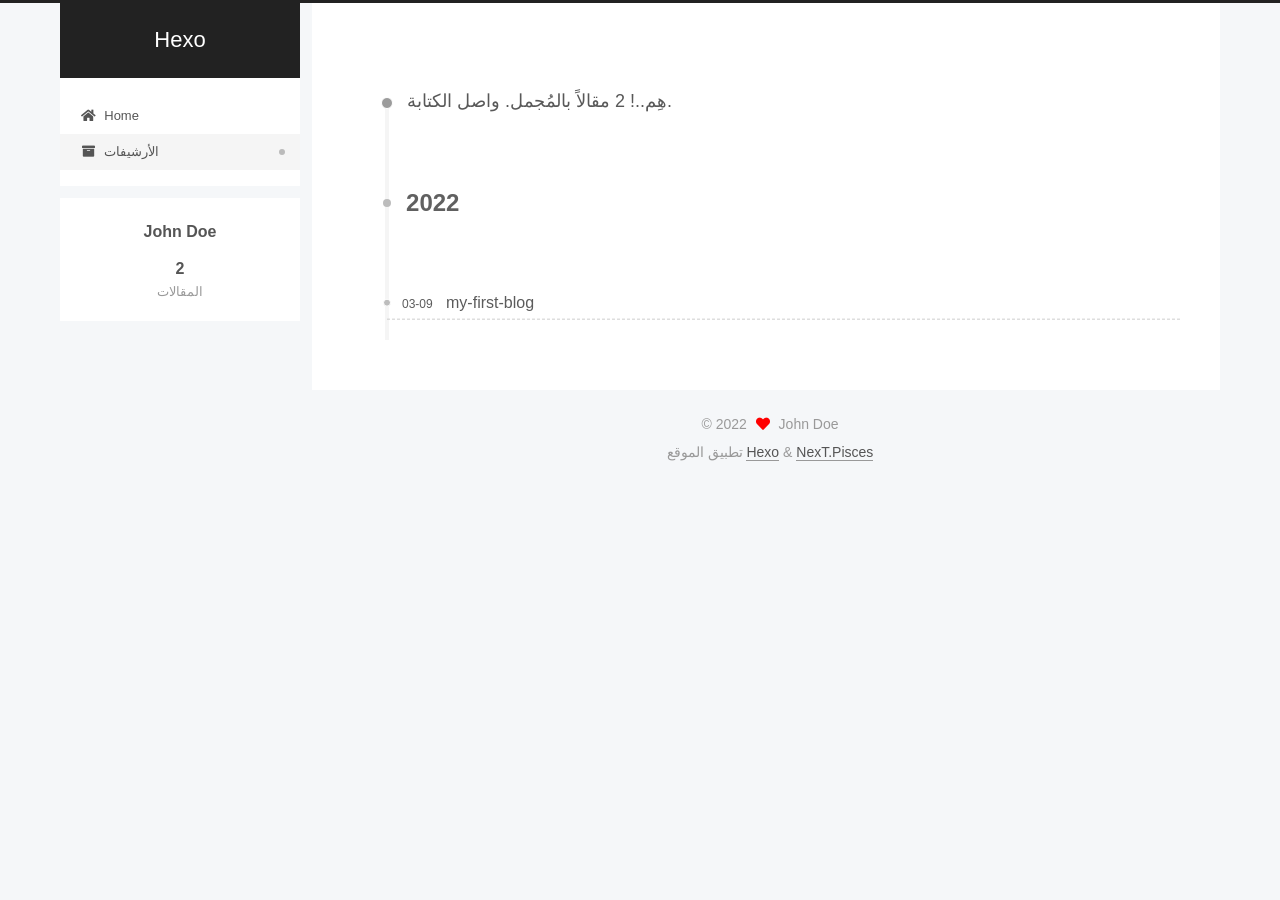
<file: archives/2022/03/index.html>
<!DOCTYPE html>
<html lang="zn-CN">
<head>
  <meta charset="UTF-8">
<meta name="viewport" content="width=device-width, initial-scale=1, maximum-scale=2">
<meta name="theme-color" content="#222">
<meta name="generator" content="Hexo 6.0.0">
  <link rel="apple-touch-icon" sizes="180x180" href="/images/apple-touch-icon-next.png">
  <link rel="icon" type="image/png" sizes="32x32" href="/images/favicon-32x32-next.png">
  <link rel="icon" type="image/png" sizes="16x16" href="/images/favicon-16x16-next.png">
  <link rel="mask-icon" href="/images/logo.svg" color="#222">

<link rel="stylesheet" href="/css/main.css">


<link rel="stylesheet" href="/lib/font-awesome/css/all.min.css">

<script id="hexo-configurations">
    var NexT = window.NexT || {};
    var CONFIG = {"hostname":"example.com","root":"/","scheme":"Pisces","version":"7.8.0","exturl":false,"sidebar":{"position":"left","display":"post","padding":18,"offset":12,"onmobile":false},"copycode":{"enable":false,"show_result":false,"style":null},"back2top":{"enable":true,"sidebar":false,"scrollpercent":false},"bookmark":{"enable":false,"color":"#222","save":"auto"},"fancybox":false,"mediumzoom":false,"lazyload":false,"pangu":false,"comments":{"style":"tabs","active":null,"storage":true,"lazyload":false,"nav":null},"algolia":{"hits":{"per_page":10},"labels":{"input_placeholder":"Search for Posts","hits_empty":"We didn't find any results for the search: ${query}","hits_stats":"${hits} results found in ${time} ms"}},"localsearch":{"enable":false,"trigger":"auto","top_n_per_article":1,"unescape":false,"preload":false},"motion":{"enable":true,"async":false,"transition":{"post_block":"fadeIn","post_header":"slideDownIn","post_body":"slideDownIn","coll_header":"slideLeftIn","sidebar":"slideUpIn"}}};
  </script>

  <meta property="og:type" content="website">
<meta property="og:title" content="Hexo">
<meta property="og:url" content="http://example.com/archives/2022/03/index.html">
<meta property="og:site_name" content="Hexo">
<meta property="og:locale" content="zn_CN">
<meta property="article:author" content="John Doe">
<meta name="twitter:card" content="summary">

<link rel="canonical" href="http://example.com/archives/2022/03/">


<script id="page-configurations">
  // https://hexo.io/docs/variables.html
  CONFIG.page = {
    sidebar: "",
    isHome : false,
    isPost : false,
    lang   : 'zn-CN'
  };
</script>

  <title>الأرشيف | Hexo</title>
  






  <noscript>
  <style>
  .use-motion .brand,
  .use-motion .menu-item,
  .sidebar-inner,
  .use-motion .post-block,
  .use-motion .pagination,
  .use-motion .comments,
  .use-motion .post-header,
  .use-motion .post-body,
  .use-motion .collection-header { opacity: initial; }

  .use-motion .site-title,
  .use-motion .site-subtitle {
    opacity: initial;
    top: initial;
  }

  .use-motion .logo-line-before i { left: initial; }
  .use-motion .logo-line-after i { right: initial; }
  </style>
</noscript>

</head>

<body itemscope itemtype="http://schema.org/WebPage">
  <div class="container use-motion">
    <div class="headband"></div>

    <header class="header" itemscope itemtype="http://schema.org/WPHeader">
      <div class="header-inner"><div class="site-brand-container">
  <div class="site-nav-toggle">
    <div class="toggle" aria-label="تشغيل شريط التصفح">
      <span class="toggle-line toggle-line-first"></span>
      <span class="toggle-line toggle-line-middle"></span>
      <span class="toggle-line toggle-line-last"></span>
    </div>
  </div>

  <div class="site-meta">

    <a href="/" class="brand" rel="start">
      <span class="logo-line-before"><i></i></span>
      <h1 class="site-title">Hexo</h1>
      <span class="logo-line-after"><i></i></span>
    </a>
  </div>

  <div class="site-nav-right">
    <div class="toggle popup-trigger">
    </div>
  </div>
</div>




<nav class="site-nav">
  <ul id="menu" class="main-menu menu">
        <li class="menu-item menu-item-home">

    <a href="/" rel="section"><i class="fa fa-home fa-fw"></i>Home</a>

  </li>
        <li class="menu-item menu-item-archives">

    <a href="/archives/" rel="section"><i class="fa fa-archive fa-fw"></i>الأرشيفات</a>

  </li>
  </ul>
</nav>




</div>
    </header>

    
  <div class="back-to-top">
    <i class="fa fa-arrow-up"></i>
    <span>0%</span>
  </div>


    <main class="main">
      <div class="main-inner">
        <div class="content-wrap">
          

          <div class="content archive">
            

  
  
  
  <div class="post-block">
    <div class="posts-collapse">
      <div class="collection-title">
        <span class="collection-header">هِم..! 2 مقالاً بالمُجمل. واصل الكتابة.</span>
      </div>

      
    <div class="collection-year">
      <span class="collection-header">2022</span>
    </div>

  <article itemscope itemtype="http://schema.org/Article">
    <header class="post-header">

      <div class="post-meta">
        <time itemprop="dateCreated"
              datetime="2022-03-09T12:35:44+08:00"
              content="2022-03-09">
          03-09
        </time>
      </div>

      <div class="post-title">
          <a class="post-title-link" href="/2022/03/09/my-first-blog/" itemprop="url">
            <span itemprop="name">my-first-blog</span>
          </a>
      </div>

    </header>
  </article>


    </div>
  </div>
  
  
  

  



          </div>
          

<script>
  window.addEventListener('tabs:register', () => {
    let { activeClass } = CONFIG.comments;
    if (CONFIG.comments.storage) {
      activeClass = localStorage.getItem('comments_active') || activeClass;
    }
    if (activeClass) {
      let activeTab = document.querySelector(`a[href="#comment-${activeClass}"]`);
      if (activeTab) {
        activeTab.click();
      }
    }
  });
  if (CONFIG.comments.storage) {
    window.addEventListener('tabs:click', event => {
      if (!event.target.matches('.tabs-comment .tab-content .tab-pane')) return;
      let commentClass = event.target.classList[1];
      localStorage.setItem('comments_active', commentClass);
    });
  }
</script>

        </div>
          
  
  <div class="toggle sidebar-toggle">
    <span class="toggle-line toggle-line-first"></span>
    <span class="toggle-line toggle-line-middle"></span>
    <span class="toggle-line toggle-line-last"></span>
  </div>

  <aside class="sidebar">
    <div class="sidebar-inner">

      <ul class="sidebar-nav motion-element">
        <li class="sidebar-nav-toc">
          المحتويات
        </li>
        <li class="sidebar-nav-overview">
          عام
        </li>
      </ul>

      <!--noindex-->
      <div class="post-toc-wrap sidebar-panel">
      </div>
      <!--/noindex-->

      <div class="site-overview-wrap sidebar-panel">
        <div class="site-author motion-element" itemprop="author" itemscope itemtype="http://schema.org/Person">
  <p class="site-author-name" itemprop="name">John Doe</p>
  <div class="site-description" itemprop="description"></div>
</div>
<div class="site-state-wrap motion-element">
  <nav class="site-state">
      <div class="site-state-item site-state-posts">
          <a href="/archives/">
        
          <span class="site-state-item-count">2</span>
          <span class="site-state-item-name">المقالات</span>
        </a>
      </div>
  </nav>
</div>



      </div>

    </div>
  </aside>
  <div id="sidebar-dimmer"></div>


      </div>
    </main>

    <footer class="footer">
      <div class="footer-inner">
        

        

<div class="copyright">
  
  &copy; 
  <span itemprop="copyrightYear">2022</span>
  <span class="with-love">
    <i class="fa fa-heart"></i>
  </span>
  <span class="author" itemprop="copyrightHolder">John Doe</span>
</div>
  <div class="powered-by">تطبيق الموقع <a href="https://hexo.io/" class="theme-link" rel="noopener" target="_blank">Hexo</a> & <a href="https://pisces.theme-next.org/" class="theme-link" rel="noopener" target="_blank">NexT.Pisces</a>
  </div>

        








      </div>
    </footer>
  </div>

  
  <script src="/lib/anime.min.js"></script>
  <script src="/lib/velocity/velocity.min.js"></script>
  <script src="/lib/velocity/velocity.ui.min.js"></script>

<script src="/js/utils.js"></script>

<script src="/js/motion.js"></script>


<script src="/js/schemes/pisces.js"></script>


<script src="/js/next-boot.js"></script>




  















  

  

</body>
</html>
</file>
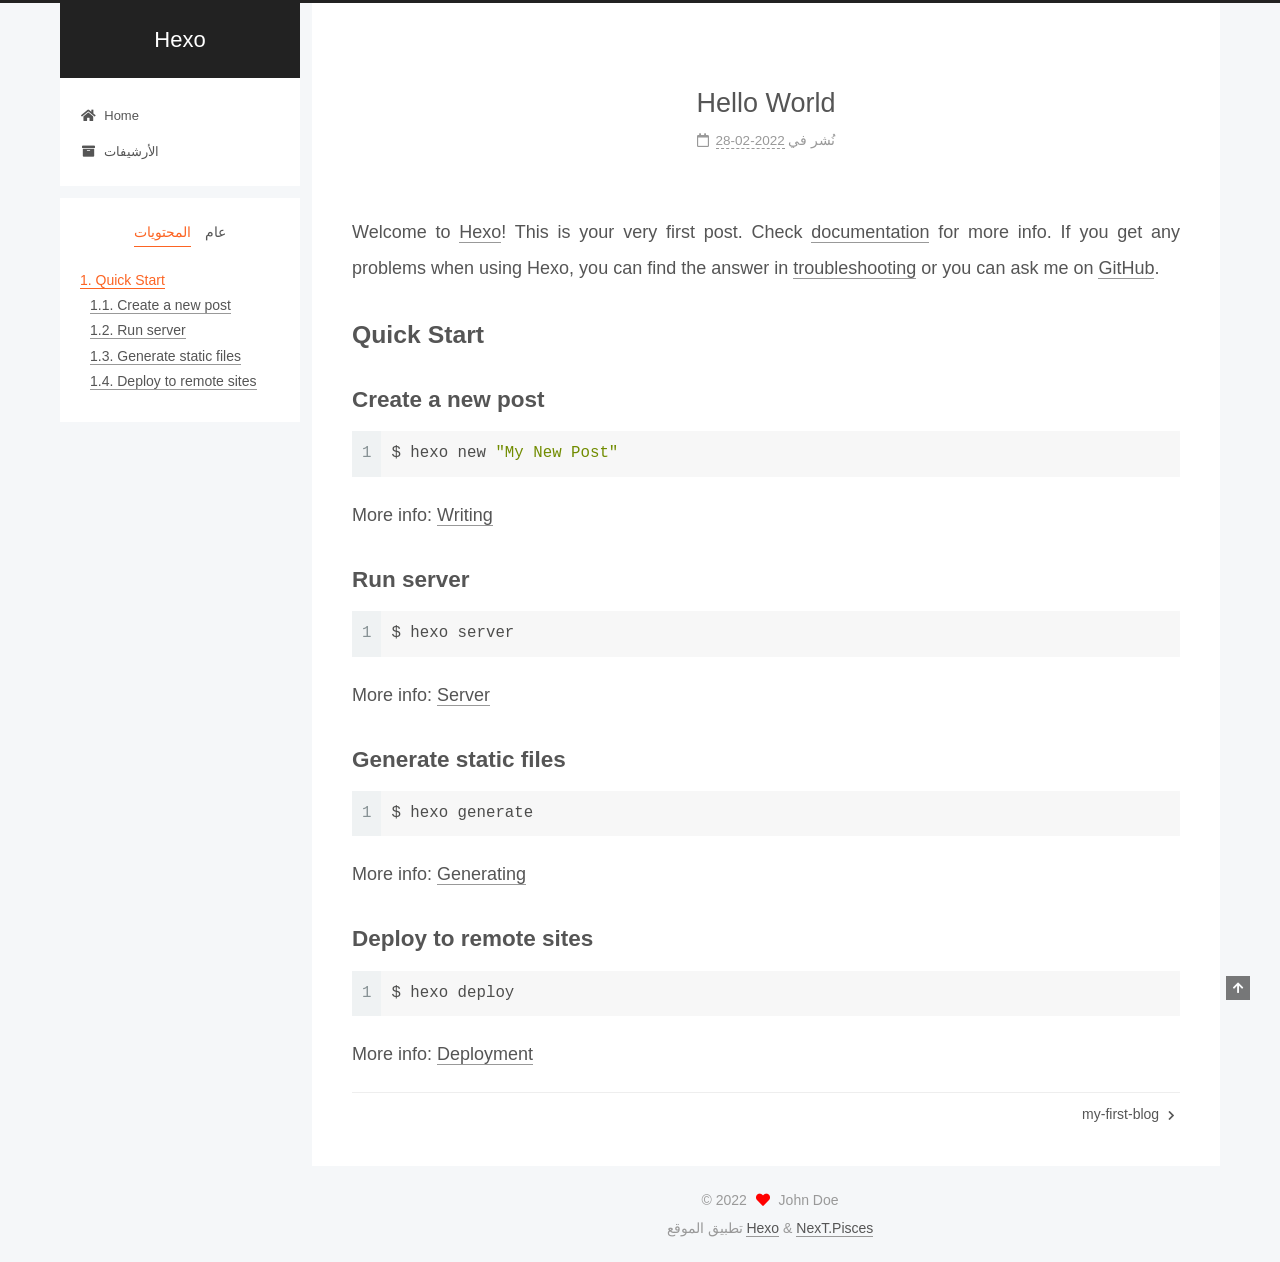
<file: 2022/02/28/hello-world/index.html>
<!DOCTYPE html>
<html lang="zn-CN">
<head>
  <meta charset="UTF-8">
<meta name="viewport" content="width=device-width, initial-scale=1, maximum-scale=2">
<meta name="theme-color" content="#222">
<meta name="generator" content="Hexo 6.0.0">
  <link rel="apple-touch-icon" sizes="180x180" href="/images/apple-touch-icon-next.png">
  <link rel="icon" type="image/png" sizes="32x32" href="/images/favicon-32x32-next.png">
  <link rel="icon" type="image/png" sizes="16x16" href="/images/favicon-16x16-next.png">
  <link rel="mask-icon" href="/images/logo.svg" color="#222">

<link rel="stylesheet" href="/css/main.css">


<link rel="stylesheet" href="/lib/font-awesome/css/all.min.css">

<script id="hexo-configurations">
    var NexT = window.NexT || {};
    var CONFIG = {"hostname":"example.com","root":"/","scheme":"Pisces","version":"7.8.0","exturl":false,"sidebar":{"position":"left","display":"post","padding":18,"offset":12,"onmobile":false},"copycode":{"enable":false,"show_result":false,"style":null},"back2top":{"enable":true,"sidebar":false,"scrollpercent":false},"bookmark":{"enable":false,"color":"#222","save":"auto"},"fancybox":false,"mediumzoom":false,"lazyload":false,"pangu":false,"comments":{"style":"tabs","active":null,"storage":true,"lazyload":false,"nav":null},"algolia":{"hits":{"per_page":10},"labels":{"input_placeholder":"Search for Posts","hits_empty":"We didn't find any results for the search: ${query}","hits_stats":"${hits} results found in ${time} ms"}},"localsearch":{"enable":false,"trigger":"auto","top_n_per_article":1,"unescape":false,"preload":false},"motion":{"enable":true,"async":false,"transition":{"post_block":"fadeIn","post_header":"slideDownIn","post_body":"slideDownIn","coll_header":"slideLeftIn","sidebar":"slideUpIn"}}};
  </script>

  <meta name="description" content="Welcome to Hexo! This is your very first post. Check documentation for more info. If you get any problems when using Hexo, you can find the answer in troubleshooting or you can ask me on GitHub. Quick">
<meta property="og:type" content="article">
<meta property="og:title" content="Hello World">
<meta property="og:url" content="http://example.com/2022/02/28/hello-world/index.html">
<meta property="og:site_name" content="Hexo">
<meta property="og:description" content="Welcome to Hexo! This is your very first post. Check documentation for more info. If you get any problems when using Hexo, you can find the answer in troubleshooting or you can ask me on GitHub. Quick">
<meta property="og:locale" content="zn_CN">
<meta property="article:published_time" content="2022-02-28T12:26:12.803Z">
<meta property="article:modified_time" content="2022-02-28T12:26:12.803Z">
<meta property="article:author" content="John Doe">
<meta name="twitter:card" content="summary">

<link rel="canonical" href="http://example.com/2022/02/28/hello-world/">


<script id="page-configurations">
  // https://hexo.io/docs/variables.html
  CONFIG.page = {
    sidebar: "",
    isHome : false,
    isPost : true,
    lang   : 'zn-CN'
  };
</script>

  <title>Hello World | Hexo</title>
  






  <noscript>
  <style>
  .use-motion .brand,
  .use-motion .menu-item,
  .sidebar-inner,
  .use-motion .post-block,
  .use-motion .pagination,
  .use-motion .comments,
  .use-motion .post-header,
  .use-motion .post-body,
  .use-motion .collection-header { opacity: initial; }

  .use-motion .site-title,
  .use-motion .site-subtitle {
    opacity: initial;
    top: initial;
  }

  .use-motion .logo-line-before i { left: initial; }
  .use-motion .logo-line-after i { right: initial; }
  </style>
</noscript>

</head>

<body itemscope itemtype="http://schema.org/WebPage">
  <div class="container use-motion">
    <div class="headband"></div>

    <header class="header" itemscope itemtype="http://schema.org/WPHeader">
      <div class="header-inner"><div class="site-brand-container">
  <div class="site-nav-toggle">
    <div class="toggle" aria-label="تشغيل شريط التصفح">
      <span class="toggle-line toggle-line-first"></span>
      <span class="toggle-line toggle-line-middle"></span>
      <span class="toggle-line toggle-line-last"></span>
    </div>
  </div>

  <div class="site-meta">

    <a href="/" class="brand" rel="start">
      <span class="logo-line-before"><i></i></span>
      <h1 class="site-title">Hexo</h1>
      <span class="logo-line-after"><i></i></span>
    </a>
  </div>

  <div class="site-nav-right">
    <div class="toggle popup-trigger">
    </div>
  </div>
</div>




<nav class="site-nav">
  <ul id="menu" class="main-menu menu">
        <li class="menu-item menu-item-home">

    <a href="/" rel="section"><i class="fa fa-home fa-fw"></i>Home</a>

  </li>
        <li class="menu-item menu-item-archives">

    <a href="/archives/" rel="section"><i class="fa fa-archive fa-fw"></i>الأرشيفات</a>

  </li>
  </ul>
</nav>




</div>
    </header>

    
  <div class="back-to-top">
    <i class="fa fa-arrow-up"></i>
    <span>0%</span>
  </div>


    <main class="main">
      <div class="main-inner">
        <div class="content-wrap">
          

          <div class="content post posts-expand">
            

    
  
  
  <article itemscope itemtype="http://schema.org/Article" class="post-block" lang="zn-CN">
    <link itemprop="mainEntityOfPage" href="http://example.com/2022/02/28/hello-world/">

    <span hidden itemprop="author" itemscope itemtype="http://schema.org/Person">
      <meta itemprop="image" content="/images/avatar.gif">
      <meta itemprop="name" content="John Doe">
      <meta itemprop="description" content="">
    </span>

    <span hidden itemprop="publisher" itemscope itemtype="http://schema.org/Organization">
      <meta itemprop="name" content="Hexo">
    </span>
      <header class="post-header">
        <h1 class="post-title" itemprop="name headline">
          Hello World
        </h1>

        <div class="post-meta">
            <span class="post-meta-item">
              <span class="post-meta-item-icon">
                <i class="far fa-calendar"></i>
              </span>
              <span class="post-meta-item-text">نُشر في</span>

              <time title="أُنشأ: 2022-02-28 20:26:12" itemprop="dateCreated datePublished" datetime="2022-02-28T20:26:12+08:00">2022-02-28</time>
            </span>

          

        </div>
      </header>

    
    
    
    <div class="post-body" itemprop="articleBody">

      
        <p>Welcome to <a target="_blank" rel="noopener" href="https://hexo.io/">Hexo</a>! This is your very first post. Check <a target="_blank" rel="noopener" href="https://hexo.io/docs/">documentation</a> for more info. If you get any problems when using Hexo, you can find the answer in <a target="_blank" rel="noopener" href="https://hexo.io/docs/troubleshooting.html">troubleshooting</a> or you can ask me on <a target="_blank" rel="noopener" href="https://github.com/hexojs/hexo/issues">GitHub</a>.</p>
<h2 id="Quick-Start"><a href="#Quick-Start" class="headerlink" title="Quick Start"></a>Quick Start</h2><h3 id="Create-a-new-post"><a href="#Create-a-new-post" class="headerlink" title="Create a new post"></a>Create a new post</h3><figure class="highlight bash"><table><tr><td class="gutter"><pre><span class="line">1</span><br></pre></td><td class="code"><pre><span class="line">$ hexo new <span class="string">&quot;My New Post&quot;</span></span><br></pre></td></tr></table></figure>

<p>More info: <a target="_blank" rel="noopener" href="https://hexo.io/docs/writing.html">Writing</a></p>
<h3 id="Run-server"><a href="#Run-server" class="headerlink" title="Run server"></a>Run server</h3><figure class="highlight bash"><table><tr><td class="gutter"><pre><span class="line">1</span><br></pre></td><td class="code"><pre><span class="line">$ hexo server</span><br></pre></td></tr></table></figure>

<p>More info: <a target="_blank" rel="noopener" href="https://hexo.io/docs/server.html">Server</a></p>
<h3 id="Generate-static-files"><a href="#Generate-static-files" class="headerlink" title="Generate static files"></a>Generate static files</h3><figure class="highlight bash"><table><tr><td class="gutter"><pre><span class="line">1</span><br></pre></td><td class="code"><pre><span class="line">$ hexo generate</span><br></pre></td></tr></table></figure>

<p>More info: <a target="_blank" rel="noopener" href="https://hexo.io/docs/generating.html">Generating</a></p>
<h3 id="Deploy-to-remote-sites"><a href="#Deploy-to-remote-sites" class="headerlink" title="Deploy to remote sites"></a>Deploy to remote sites</h3><figure class="highlight bash"><table><tr><td class="gutter"><pre><span class="line">1</span><br></pre></td><td class="code"><pre><span class="line">$ hexo deploy</span><br></pre></td></tr></table></figure>

<p>More info: <a target="_blank" rel="noopener" href="https://hexo.io/docs/one-command-deployment.html">Deployment</a></p>

    </div>

    
    
    

      <footer class="post-footer">

        


        
    <div class="post-nav">
      <div class="post-nav-item"></div>
      <div class="post-nav-item">
    <a href="/2022/03/09/my-first-blog/" rel="next" title="my-first-blog">
      my-first-blog <i class="fa fa-chevron-right"></i>
    </a></div>
    </div>
      </footer>
    
  </article>
  
  
  



          </div>
          

<script>
  window.addEventListener('tabs:register', () => {
    let { activeClass } = CONFIG.comments;
    if (CONFIG.comments.storage) {
      activeClass = localStorage.getItem('comments_active') || activeClass;
    }
    if (activeClass) {
      let activeTab = document.querySelector(`a[href="#comment-${activeClass}"]`);
      if (activeTab) {
        activeTab.click();
      }
    }
  });
  if (CONFIG.comments.storage) {
    window.addEventListener('tabs:click', event => {
      if (!event.target.matches('.tabs-comment .tab-content .tab-pane')) return;
      let commentClass = event.target.classList[1];
      localStorage.setItem('comments_active', commentClass);
    });
  }
</script>

        </div>
          
  
  <div class="toggle sidebar-toggle">
    <span class="toggle-line toggle-line-first"></span>
    <span class="toggle-line toggle-line-middle"></span>
    <span class="toggle-line toggle-line-last"></span>
  </div>

  <aside class="sidebar">
    <div class="sidebar-inner">

      <ul class="sidebar-nav motion-element">
        <li class="sidebar-nav-toc">
          المحتويات
        </li>
        <li class="sidebar-nav-overview">
          عام
        </li>
      </ul>

      <!--noindex-->
      <div class="post-toc-wrap sidebar-panel">
          <div class="post-toc motion-element"><ol class="nav"><li class="nav-item nav-level-2"><a class="nav-link" href="#Quick-Start"><span class="nav-number">1.</span> <span class="nav-text">Quick Start</span></a><ol class="nav-child"><li class="nav-item nav-level-3"><a class="nav-link" href="#Create-a-new-post"><span class="nav-number">1.1.</span> <span class="nav-text">Create a new post</span></a></li><li class="nav-item nav-level-3"><a class="nav-link" href="#Run-server"><span class="nav-number">1.2.</span> <span class="nav-text">Run server</span></a></li><li class="nav-item nav-level-3"><a class="nav-link" href="#Generate-static-files"><span class="nav-number">1.3.</span> <span class="nav-text">Generate static files</span></a></li><li class="nav-item nav-level-3"><a class="nav-link" href="#Deploy-to-remote-sites"><span class="nav-number">1.4.</span> <span class="nav-text">Deploy to remote sites</span></a></li></ol></li></ol></div>
      </div>
      <!--/noindex-->

      <div class="site-overview-wrap sidebar-panel">
        <div class="site-author motion-element" itemprop="author" itemscope itemtype="http://schema.org/Person">
  <p class="site-author-name" itemprop="name">John Doe</p>
  <div class="site-description" itemprop="description"></div>
</div>
<div class="site-state-wrap motion-element">
  <nav class="site-state">
      <div class="site-state-item site-state-posts">
          <a href="/archives/">
        
          <span class="site-state-item-count">2</span>
          <span class="site-state-item-name">المقالات</span>
        </a>
      </div>
  </nav>
</div>



      </div>

    </div>
  </aside>
  <div id="sidebar-dimmer"></div>


      </div>
    </main>

    <footer class="footer">
      <div class="footer-inner">
        

        

<div class="copyright">
  
  &copy; 
  <span itemprop="copyrightYear">2022</span>
  <span class="with-love">
    <i class="fa fa-heart"></i>
  </span>
  <span class="author" itemprop="copyrightHolder">John Doe</span>
</div>
  <div class="powered-by">تطبيق الموقع <a href="https://hexo.io/" class="theme-link" rel="noopener" target="_blank">Hexo</a> & <a href="https://pisces.theme-next.org/" class="theme-link" rel="noopener" target="_blank">NexT.Pisces</a>
  </div>

        








      </div>
    </footer>
  </div>

  
  <script src="/lib/anime.min.js"></script>
  <script src="/lib/velocity/velocity.min.js"></script>
  <script src="/lib/velocity/velocity.ui.min.js"></script>

<script src="/js/utils.js"></script>

<script src="/js/motion.js"></script>


<script src="/js/schemes/pisces.js"></script>


<script src="/js/next-boot.js"></script>




  















  

  

</body>
</html>
</file>
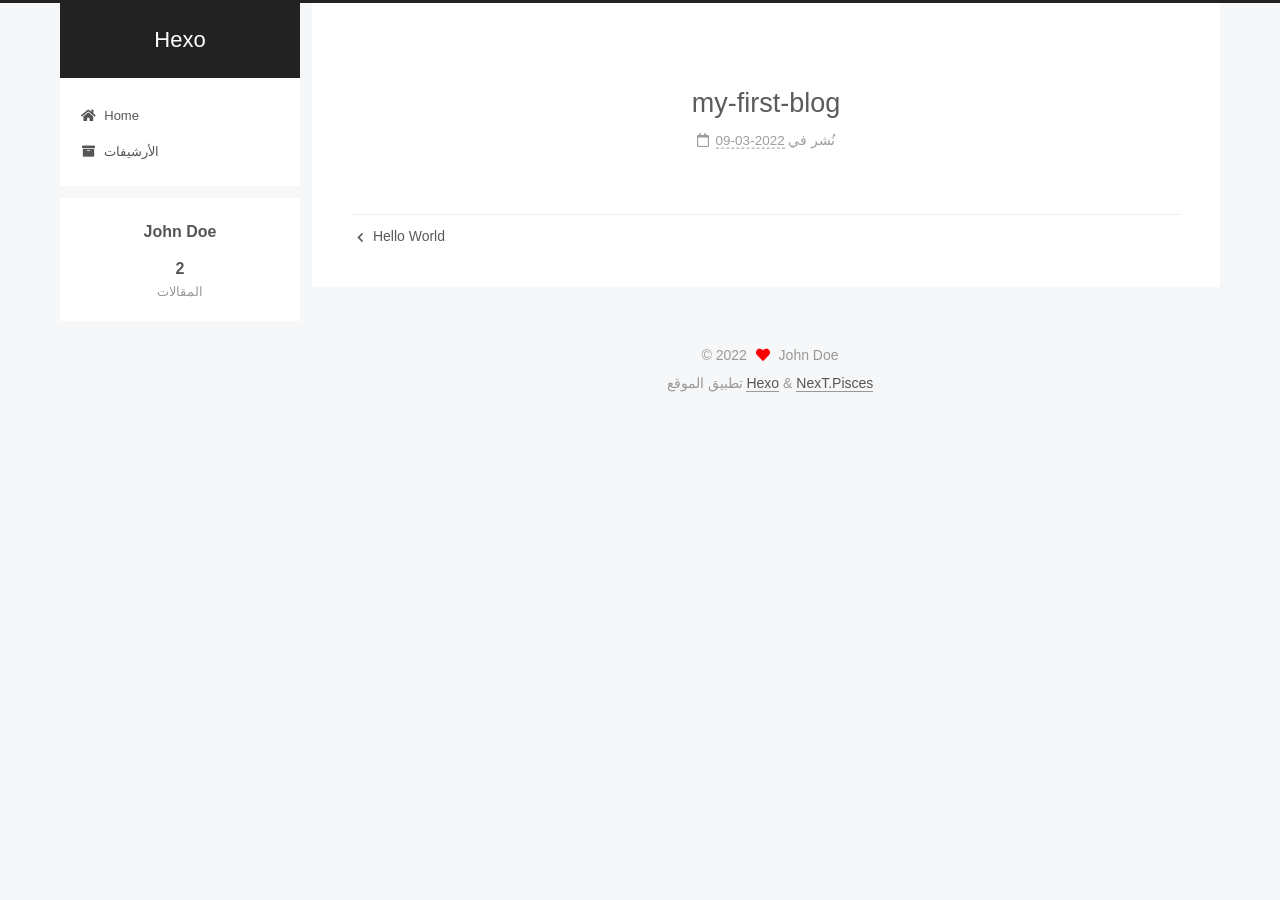
<file: 2022/03/09/my-first-blog/index.html>
<!DOCTYPE html>
<html lang="zn-CN">
<head>
  <meta charset="UTF-8">
<meta name="viewport" content="width=device-width, initial-scale=1, maximum-scale=2">
<meta name="theme-color" content="#222">
<meta name="generator" content="Hexo 6.0.0">
  <link rel="apple-touch-icon" sizes="180x180" href="/images/apple-touch-icon-next.png">
  <link rel="icon" type="image/png" sizes="32x32" href="/images/favicon-32x32-next.png">
  <link rel="icon" type="image/png" sizes="16x16" href="/images/favicon-16x16-next.png">
  <link rel="mask-icon" href="/images/logo.svg" color="#222">

<link rel="stylesheet" href="/css/main.css">


<link rel="stylesheet" href="/lib/font-awesome/css/all.min.css">

<script id="hexo-configurations">
    var NexT = window.NexT || {};
    var CONFIG = {"hostname":"example.com","root":"/","scheme":"Pisces","version":"7.8.0","exturl":false,"sidebar":{"position":"left","display":"post","padding":18,"offset":12,"onmobile":false},"copycode":{"enable":false,"show_result":false,"style":null},"back2top":{"enable":true,"sidebar":false,"scrollpercent":false},"bookmark":{"enable":false,"color":"#222","save":"auto"},"fancybox":false,"mediumzoom":false,"lazyload":false,"pangu":false,"comments":{"style":"tabs","active":null,"storage":true,"lazyload":false,"nav":null},"algolia":{"hits":{"per_page":10},"labels":{"input_placeholder":"Search for Posts","hits_empty":"We didn't find any results for the search: ${query}","hits_stats":"${hits} results found in ${time} ms"}},"localsearch":{"enable":false,"trigger":"auto","top_n_per_article":1,"unescape":false,"preload":false},"motion":{"enable":true,"async":false,"transition":{"post_block":"fadeIn","post_header":"slideDownIn","post_body":"slideDownIn","coll_header":"slideLeftIn","sidebar":"slideUpIn"}}};
  </script>

  <meta property="og:type" content="article">
<meta property="og:title" content="my-first-blog">
<meta property="og:url" content="http://example.com/2022/03/09/my-first-blog/index.html">
<meta property="og:site_name" content="Hexo">
<meta property="og:locale" content="zn_CN">
<meta property="article:published_time" content="2022-03-09T04:35:44.000Z">
<meta property="article:modified_time" content="2022-03-09T04:35:44.371Z">
<meta property="article:author" content="John Doe">
<meta name="twitter:card" content="summary">

<link rel="canonical" href="http://example.com/2022/03/09/my-first-blog/">


<script id="page-configurations">
  // https://hexo.io/docs/variables.html
  CONFIG.page = {
    sidebar: "",
    isHome : false,
    isPost : true,
    lang   : 'zn-CN'
  };
</script>

  <title>my-first-blog | Hexo</title>
  






  <noscript>
  <style>
  .use-motion .brand,
  .use-motion .menu-item,
  .sidebar-inner,
  .use-motion .post-block,
  .use-motion .pagination,
  .use-motion .comments,
  .use-motion .post-header,
  .use-motion .post-body,
  .use-motion .collection-header { opacity: initial; }

  .use-motion .site-title,
  .use-motion .site-subtitle {
    opacity: initial;
    top: initial;
  }

  .use-motion .logo-line-before i { left: initial; }
  .use-motion .logo-line-after i { right: initial; }
  </style>
</noscript>

</head>

<body itemscope itemtype="http://schema.org/WebPage">
  <div class="container use-motion">
    <div class="headband"></div>

    <header class="header" itemscope itemtype="http://schema.org/WPHeader">
      <div class="header-inner"><div class="site-brand-container">
  <div class="site-nav-toggle">
    <div class="toggle" aria-label="تشغيل شريط التصفح">
      <span class="toggle-line toggle-line-first"></span>
      <span class="toggle-line toggle-line-middle"></span>
      <span class="toggle-line toggle-line-last"></span>
    </div>
  </div>

  <div class="site-meta">

    <a href="/" class="brand" rel="start">
      <span class="logo-line-before"><i></i></span>
      <h1 class="site-title">Hexo</h1>
      <span class="logo-line-after"><i></i></span>
    </a>
  </div>

  <div class="site-nav-right">
    <div class="toggle popup-trigger">
    </div>
  </div>
</div>




<nav class="site-nav">
  <ul id="menu" class="main-menu menu">
        <li class="menu-item menu-item-home">

    <a href="/" rel="section"><i class="fa fa-home fa-fw"></i>Home</a>

  </li>
        <li class="menu-item menu-item-archives">

    <a href="/archives/" rel="section"><i class="fa fa-archive fa-fw"></i>الأرشيفات</a>

  </li>
  </ul>
</nav>




</div>
    </header>

    
  <div class="back-to-top">
    <i class="fa fa-arrow-up"></i>
    <span>0%</span>
  </div>


    <main class="main">
      <div class="main-inner">
        <div class="content-wrap">
          

          <div class="content post posts-expand">
            

    
  
  
  <article itemscope itemtype="http://schema.org/Article" class="post-block" lang="zn-CN">
    <link itemprop="mainEntityOfPage" href="http://example.com/2022/03/09/my-first-blog/">

    <span hidden itemprop="author" itemscope itemtype="http://schema.org/Person">
      <meta itemprop="image" content="/images/avatar.gif">
      <meta itemprop="name" content="John Doe">
      <meta itemprop="description" content="">
    </span>

    <span hidden itemprop="publisher" itemscope itemtype="http://schema.org/Organization">
      <meta itemprop="name" content="Hexo">
    </span>
      <header class="post-header">
        <h1 class="post-title" itemprop="name headline">
          my-first-blog
        </h1>

        <div class="post-meta">
            <span class="post-meta-item">
              <span class="post-meta-item-icon">
                <i class="far fa-calendar"></i>
              </span>
              <span class="post-meta-item-text">نُشر في</span>

              <time title="أُنشأ: 2022-03-09 12:35:44" itemprop="dateCreated datePublished" datetime="2022-03-09T12:35:44+08:00">2022-03-09</time>
            </span>

          

        </div>
      </header>

    
    
    
    <div class="post-body" itemprop="articleBody">

      
        
    </div>

    
    
    

      <footer class="post-footer">

        


        
    <div class="post-nav">
      <div class="post-nav-item">
    <a href="/2022/02/28/hello-world/" rel="prev" title="Hello World">
      <i class="fa fa-chevron-left"></i> Hello World
    </a></div>
      <div class="post-nav-item"></div>
    </div>
      </footer>
    
  </article>
  
  
  



          </div>
          

<script>
  window.addEventListener('tabs:register', () => {
    let { activeClass } = CONFIG.comments;
    if (CONFIG.comments.storage) {
      activeClass = localStorage.getItem('comments_active') || activeClass;
    }
    if (activeClass) {
      let activeTab = document.querySelector(`a[href="#comment-${activeClass}"]`);
      if (activeTab) {
        activeTab.click();
      }
    }
  });
  if (CONFIG.comments.storage) {
    window.addEventListener('tabs:click', event => {
      if (!event.target.matches('.tabs-comment .tab-content .tab-pane')) return;
      let commentClass = event.target.classList[1];
      localStorage.setItem('comments_active', commentClass);
    });
  }
</script>

        </div>
          
  
  <div class="toggle sidebar-toggle">
    <span class="toggle-line toggle-line-first"></span>
    <span class="toggle-line toggle-line-middle"></span>
    <span class="toggle-line toggle-line-last"></span>
  </div>

  <aside class="sidebar">
    <div class="sidebar-inner">

      <ul class="sidebar-nav motion-element">
        <li class="sidebar-nav-toc">
          المحتويات
        </li>
        <li class="sidebar-nav-overview">
          عام
        </li>
      </ul>

      <!--noindex-->
      <div class="post-toc-wrap sidebar-panel">
      </div>
      <!--/noindex-->

      <div class="site-overview-wrap sidebar-panel">
        <div class="site-author motion-element" itemprop="author" itemscope itemtype="http://schema.org/Person">
  <p class="site-author-name" itemprop="name">John Doe</p>
  <div class="site-description" itemprop="description"></div>
</div>
<div class="site-state-wrap motion-element">
  <nav class="site-state">
      <div class="site-state-item site-state-posts">
          <a href="/archives/">
        
          <span class="site-state-item-count">2</span>
          <span class="site-state-item-name">المقالات</span>
        </a>
      </div>
  </nav>
</div>



      </div>

    </div>
  </aside>
  <div id="sidebar-dimmer"></div>


      </div>
    </main>

    <footer class="footer">
      <div class="footer-inner">
        

        

<div class="copyright">
  
  &copy; 
  <span itemprop="copyrightYear">2022</span>
  <span class="with-love">
    <i class="fa fa-heart"></i>
  </span>
  <span class="author" itemprop="copyrightHolder">John Doe</span>
</div>
  <div class="powered-by">تطبيق الموقع <a href="https://hexo.io/" class="theme-link" rel="noopener" target="_blank">Hexo</a> & <a href="https://pisces.theme-next.org/" class="theme-link" rel="noopener" target="_blank">NexT.Pisces</a>
  </div>

        








      </div>
    </footer>
  </div>

  
  <script src="/lib/anime.min.js"></script>
  <script src="/lib/velocity/velocity.min.js"></script>
  <script src="/lib/velocity/velocity.ui.min.js"></script>

<script src="/js/utils.js"></script>

<script src="/js/motion.js"></script>


<script src="/js/schemes/pisces.js"></script>


<script src="/js/next-boot.js"></script>




  















  

  

</body>
</html>
</file>
<file: css/main.css>
:root {
  --body-bg-color: #f5f7f9;
  --content-bg-color: #fff;
  --card-bg-color: #f5f5f5;
  --text-color: #555;
  --blockquote-color: #666;
  --link-color: #555;
  --link-hover-color: #222;
  --brand-color: #fff;
  --brand-hover-color: #fff;
  --table-row-odd-bg-color: #f9f9f9;
  --table-row-hover-bg-color: #f5f5f5;
  --menu-item-bg-color: #f5f5f5;
  --btn-default-bg: #fff;
  --btn-default-color: #555;
  --btn-default-border-color: #555;
  --btn-default-hover-bg: #222;
  --btn-default-hover-color: #fff;
  --btn-default-hover-border-color: #222;
}
html {
  line-height: 1.15; /* 1 */
  -webkit-text-size-adjust: 100%; /* 2 */
}
body {
  margin: 0;
}
main {
  display: block;
}
h1 {
  font-size: 2em;
  margin: 0.67em 0;
}
hr {
  box-sizing: content-box; /* 1 */
  height: 0; /* 1 */
  overflow: visible; /* 2 */
}
pre {
  font-family: monospace, monospace; /* 1 */
  font-size: 1em; /* 2 */
}
a {
  background: transparent;
}
abbr[title] {
  border-bottom: none; /* 1 */
  text-decoration: underline; /* 2 */
  text-decoration: underline dotted; /* 2 */
}
b,
strong {
  font-weight: bolder;
}
code,
kbd,
samp {
  font-family: monospace, monospace; /* 1 */
  font-size: 1em; /* 2 */
}
small {
  font-size: 80%;
}
sub,
sup {
  font-size: 75%;
  line-height: 0;
  position: relative;
  vertical-align: baseline;
}
sub {
  bottom: -0.25em;
}
sup {
  top: -0.5em;
}
img {
  border-style: none;
}
button,
input,
optgroup,
select,
textarea {
  font-family: inherit; /* 1 */
  font-size: 100%; /* 1 */
  line-height: 1.15; /* 1 */
  margin: 0; /* 2 */
}
button,
input {
/* 1 */
  overflow: visible;
}
button,
select {
/* 1 */
  text-transform: none;
}
button,
[type='button'],
[type='reset'],
[type='submit'] {
  -webkit-appearance: button;
}
button::-moz-focus-inner,
[type='button']::-moz-focus-inner,
[type='reset']::-moz-focus-inner,
[type='submit']::-moz-focus-inner {
  border-style: none;
  padding: 0;
}
button:-moz-focusring,
[type='button']:-moz-focusring,
[type='reset']:-moz-focusring,
[type='submit']:-moz-focusring {
  outline: 1px dotted ButtonText;
}
fieldset {
  padding: 0.35em 0.75em 0.625em;
}
legend {
  box-sizing: border-box; /* 1 */
  color: inherit; /* 2 */
  display: table; /* 1 */
  max-width: 100%; /* 1 */
  padding: 0; /* 3 */
  white-space: normal; /* 1 */
}
progress {
  vertical-align: baseline;
}
textarea {
  overflow: auto;
}
[type='checkbox'],
[type='radio'] {
  box-sizing: border-box; /* 1 */
  padding: 0; /* 2 */
}
[type='number']::-webkit-inner-spin-button,
[type='number']::-webkit-outer-spin-button {
  height: auto;
}
[type='search'] {
  outline-offset: -2px; /* 2 */
  -webkit-appearance: textfield; /* 1 */
}
[type='search']::-webkit-search-decoration {
  -webkit-appearance: none;
}
::-webkit-file-upload-button {
  font: inherit; /* 2 */
  -webkit-appearance: button; /* 1 */
}
details {
  display: block;
}
summary {
  display: list-item;
}
template {
  display: none;
}
[hidden] {
  display: none;
}
::selection {
  background: #262a30;
  color: #eee;
}
html,
body {
  height: 100%;
}
body {
  background: var(--body-bg-color);
  color: var(--text-color);
  font-family: 'Lato', "PingFang SC", "Microsoft YaHei", sans-serif;
  font-size: 1em;
  line-height: 2;
}
@media (max-width: 991px) {
  body {
    padding-left: 0 !important;
    padding-right: 0 !important;
  }
}
h1,
h2,
h3,
h4,
h5,
h6 {
  font-family: 'Lato', "PingFang SC", "Microsoft YaHei", sans-serif;
  font-weight: bold;
  line-height: 1.5;
  margin: 20px 0 15px;
}
h1 {
  font-size: 1.5em;
}
h2 {
  font-size: 1.375em;
}
h3 {
  font-size: 1.25em;
}
h4 {
  font-size: 1.125em;
}
h5 {
  font-size: 1em;
}
h6 {
  font-size: 0.875em;
}
p {
  margin: 0 0 20px 0;
}
a,
span.exturl {
  border-bottom: 1px solid #999;
  color: var(--link-color);
  outline: 0;
  text-decoration: none;
  overflow-wrap: break-word;
  word-wrap: break-word;
  cursor: pointer;
}
a:hover,
span.exturl:hover {
  border-bottom-color: var(--link-hover-color);
  color: var(--link-hover-color);
}
iframe,
img,
video {
  display: block;
  margin-left: auto;
  margin-right: auto;
  max-width: 100%;
}
hr {
  background-image: repeating-linear-gradient(-45deg, #ddd, #ddd 4px, transparent 4px, transparent 8px);
  border: 0;
  height: 3px;
  margin: 40px 0;
}
blockquote {
  border-left: 4px solid #ddd;
  color: var(--blockquote-color);
  margin: 0;
  padding: 0 15px;
}
blockquote cite::before {
  content: '-';
  padding: 0 5px;
}
dt {
  font-weight: bold;
}
dd {
  margin: 0;
  padding: 0;
}
kbd {
  background-color: #f5f5f5;
  background-image: linear-gradient(#eee, #fff, #eee);
  border: 1px solid #ccc;
  border-radius: 0.2em;
  box-shadow: 0.1em 0.1em 0.2em rgba(0,0,0,0.1);
  color: #555;
  font-family: inherit;
  padding: 0.1em 0.3em;
  white-space: nowrap;
}
.table-container {
  overflow: auto;
}
table {
  border-collapse: collapse;
  border-spacing: 0;
  font-size: 0.875em;
  margin: 0 0 20px 0;
  width: 100%;
}
tbody tr:nth-of-type(odd) {
  background: var(--table-row-odd-bg-color);
}
tbody tr:hover {
  background: var(--table-row-hover-bg-color);
}
caption,
th,
td {
  font-weight: normal;
  padding: 8px;
  vertical-align: middle;
}
th,
td {
  border: 1px solid #ddd;
  border-bottom: 3px solid #ddd;
}
th {
  font-weight: 700;
  padding-bottom: 10px;
}
td {
  border-bottom-width: 1px;
}
.btn {
  background: var(--btn-default-bg);
  border: 2px solid var(--btn-default-border-color);
  border-radius: 2px;
  color: var(--btn-default-color);
  display: inline-block;
  font-size: 0.875em;
  line-height: 2;
  padding: 0 20px;
  text-decoration: none;
  transition-property: background-color;
  transition-delay: 0s;
  transition-duration: 0.2s;
  transition-timing-function: ease-in-out;
}
.btn:hover {
  background: var(--btn-default-hover-bg);
  border-color: var(--btn-default-hover-border-color);
  color: var(--btn-default-hover-color);
}
.btn + .btn {
  margin: 0 0 8px 8px;
}
.btn .fa-fw {
  text-align: left;
  width: 1.285714285714286em;
}
.toggle {
  line-height: 0;
}
.toggle .toggle-line {
  background: #fff;
  display: inline-block;
  height: 2px;
  left: 0;
  position: relative;
  top: 0;
  transition: all 0.4s;
  vertical-align: top;
  width: 100%;
}
.toggle .toggle-line:not(:first-child) {
  margin-top: 3px;
}
.toggle.toggle-arrow .toggle-line-first {
  left: 50%;
  top: 2px;
  transform: rotate(45deg);
  width: 50%;
}
.toggle.toggle-arrow .toggle-line-middle {
  left: 2px;
  width: 90%;
}
.toggle.toggle-arrow .toggle-line-last {
  left: 50%;
  top: -2px;
  transform: rotate(-45deg);
  width: 50%;
}
.toggle.toggle-close .toggle-line-first {
  transform: rotate(-45deg);
  top: 5px;
}
.toggle.toggle-close .toggle-line-middle {
  opacity: 0;
}
.toggle.toggle-close .toggle-line-last {
  transform: rotate(45deg);
  top: -5px;
}
.highlight,
pre {
  background: #f7f7f7;
  color: #4d4d4c;
  line-height: 1.6;
  margin: 0 auto 20px;
}
pre,
code {
  font-family: consolas, Menlo, monospace, "PingFang SC", "Microsoft YaHei";
}
code {
  background: #eee;
  border-radius: 3px;
  color: #555;
  padding: 2px 4px;
  overflow-wrap: break-word;
  word-wrap: break-word;
}
.highlight *::selection {
  background: #d6d6d6;
}
.highlight pre {
  border: 0;
  margin: 0;
  padding: 10px 0;
}
.highlight table {
  border: 0;
  margin: 0;
  width: auto;
}
.highlight td {
  border: 0;
  padding: 0;
}
.highlight figcaption {
  background: #eff2f3;
  color: #4d4d4c;
  display: flex;
  font-size: 0.875em;
  justify-content: space-between;
  line-height: 1.2;
  padding: 0.5em;
}
.highlight figcaption a {
  color: #4d4d4c;
}
.highlight figcaption a:hover {
  border-bottom-color: #4d4d4c;
}
.highlight .gutter {
  -moz-user-select: none;
  -ms-user-select: none;
  -webkit-user-select: none;
  user-select: none;
}
.highlight .gutter pre {
  background: #eff2f3;
  color: #869194;
  padding-left: 10px;
  padding-right: 10px;
  text-align: right;
}
.highlight .code pre {
  background: #f7f7f7;
  padding-left: 10px;
  width: 100%;
}
.gist table {
  width: auto;
}
.gist table td {
  border: 0;
}
pre {
  overflow: auto;
  padding: 10px;
}
pre code {
  background: none;
  color: #4d4d4c;
  font-size: 0.875em;
  padding: 0;
  text-shadow: none;
}
pre .deletion {
  background: #fdd;
}
pre .addition {
  background: #dfd;
}
pre .meta {
  color: #eab700;
  -moz-user-select: none;
  -ms-user-select: none;
  -webkit-user-select: none;
  user-select: none;
}
pre .comment {
  color: #8e908c;
}
pre .variable,
pre .attribute,
pre .tag,
pre .name,
pre .regexp,
pre .ruby .constant,
pre .xml .tag .title,
pre .xml .pi,
pre .xml .doctype,
pre .html .doctype,
pre .css .id,
pre .css .class,
pre .css .pseudo {
  color: #c82829;
}
pre .number,
pre .preprocessor,
pre .built_in,
pre .builtin-name,
pre .literal,
pre .params,
pre .constant,
pre .command {
  color: #f5871f;
}
pre .ruby .class .title,
pre .css .rules .attribute,
pre .string,
pre .symbol,
pre .value,
pre .inheritance,
pre .header,
pre .ruby .symbol,
pre .xml .cdata,
pre .special,
pre .formula {
  color: #718c00;
}
pre .title,
pre .css .hexcolor {
  color: #3e999f;
}
pre .function,
pre .python .decorator,
pre .python .title,
pre .ruby .function .title,
pre .ruby .title .keyword,
pre .perl .sub,
pre .javascript .title,
pre .coffeescript .title {
  color: #4271ae;
}
pre .keyword,
pre .javascript .function {
  color: #8959a8;
}
.blockquote-center {
  border-left: none;
  margin: 40px 0;
  padding: 0;
  position: relative;
  text-align: center;
}
.blockquote-center .fa {
  display: block;
  opacity: 0.6;
  position: absolute;
  width: 100%;
}
.blockquote-center .fa-quote-left {
  border-top: 1px solid #ccc;
  text-align: left;
  top: -20px;
}
.blockquote-center .fa-quote-right {
  border-bottom: 1px solid #ccc;
  text-align: right;
  bottom: -20px;
}
.blockquote-center p,
.blockquote-center div {
  text-align: center;
}
.post-body .group-picture img {
  margin: 0 auto;
  padding: 0 3px;
}
.group-picture-row {
  margin-bottom: 6px;
  overflow: hidden;
}
.group-picture-column {
  float: left;
  margin-bottom: 10px;
}
.post-body .label {
  color: #555;
  display: inline;
  padding: 0 2px;
}
.post-body .label.default {
  background: #f0f0f0;
}
.post-body .label.primary {
  background: #efe6f7;
}
.post-body .label.info {
  background: #e5f2f8;
}
.post-body .label.success {
  background: #e7f4e9;
}
.post-body .label.warning {
  background: #fcf6e1;
}
.post-body .label.danger {
  background: #fae8eb;
}
.post-body .tabs {
  margin-bottom: 20px;
}
.post-body .tabs,
.tabs-comment {
  display: block;
  padding-top: 10px;
  position: relative;
}
.post-body .tabs ul.nav-tabs,
.tabs-comment ul.nav-tabs {
  display: flex;
  flex-wrap: wrap;
  margin: 0;
  margin-bottom: -1px;
  padding: 0;
}
@media (max-width: 413px) {
  .post-body .tabs ul.nav-tabs,
  .tabs-comment ul.nav-tabs {
    display: block;
    margin-bottom: 5px;
  }
}
.post-body .tabs ul.nav-tabs li.tab,
.tabs-comment ul.nav-tabs li.tab {
  border-bottom: 1px solid #ddd;
  border-left: 1px solid transparent;
  border-right: 1px solid transparent;
  border-top: 3px solid transparent;
  flex-grow: 1;
  list-style-type: none;
  border-radius: 0 0 0 0;
}
@media (max-width: 413px) {
  .post-body .tabs ul.nav-tabs li.tab,
  .tabs-comment ul.nav-tabs li.tab {
    border-bottom: 1px solid transparent;
    border-left: 3px solid transparent;
    border-right: 1px solid transparent;
    border-top: 1px solid transparent;
  }
}
@media (max-width: 413px) {
  .post-body .tabs ul.nav-tabs li.tab,
  .tabs-comment ul.nav-tabs li.tab {
    border-radius: 0;
  }
}
.post-body .tabs ul.nav-tabs li.tab a,
.tabs-comment ul.nav-tabs li.tab a {
  border-bottom: initial;
  display: block;
  line-height: 1.8;
  outline: 0;
  padding: 0.25em 0.75em;
  text-align: center;
  transition-delay: 0s;
  transition-duration: 0.2s;
  transition-timing-function: ease-out;
}
.post-body .tabs ul.nav-tabs li.tab a i,
.tabs-comment ul.nav-tabs li.tab a i {
  width: 1.285714285714286em;
}
.post-body .tabs ul.nav-tabs li.tab.active,
.tabs-comment ul.nav-tabs li.tab.active {
  border-bottom: 1px solid transparent;
  border-left: 1px solid #ddd;
  border-right: 1px solid #ddd;
  border-top: 3px solid #fc6423;
}
@media (max-width: 413px) {
  .post-body .tabs ul.nav-tabs li.tab.active,
  .tabs-comment ul.nav-tabs li.tab.active {
    border-bottom: 1px solid #ddd;
    border-left: 3px solid #fc6423;
    border-right: 1px solid #ddd;
    border-top: 1px solid #ddd;
  }
}
.post-body .tabs ul.nav-tabs li.tab.active a,
.tabs-comment ul.nav-tabs li.tab.active a {
  color: var(--link-color);
  cursor: default;
}
.post-body .tabs .tab-content .tab-pane,
.tabs-comment .tab-content .tab-pane {
  border: 1px solid #ddd;
  border-top: 0;
  padding: 20px 20px 0 20px;
  border-radius: 0;
}
.post-body .tabs .tab-content .tab-pane:not(.active),
.tabs-comment .tab-content .tab-pane:not(.active) {
  display: none;
}
.post-body .tabs .tab-content .tab-pane.active,
.tabs-comment .tab-content .tab-pane.active {
  display: block;
}
.post-body .tabs .tab-content .tab-pane.active:nth-of-type(1),
.tabs-comment .tab-content .tab-pane.active:nth-of-type(1) {
  border-radius: 0 0 0 0;
}
@media (max-width: 413px) {
  .post-body .tabs .tab-content .tab-pane.active:nth-of-type(1),
  .tabs-comment .tab-content .tab-pane.active:nth-of-type(1) {
    border-radius: 0;
  }
}
.post-body .note {
  border-radius: 3px;
  margin-bottom: 20px;
  padding: 1em;
  position: relative;
  border: 1px solid #eee;
  border-left-width: 5px;
}
.post-body .note h2,
.post-body .note h3,
.post-body .note h4,
.post-body .note h5,
.post-body .note h6 {
  margin-top: 0;
  border-bottom: initial;
  margin-bottom: 0;
  padding-top: 0;
}
.post-body .note p:first-child,
.post-body .note ul:first-child,
.post-body .note ol:first-child,
.post-body .note table:first-child,
.post-body .note pre:first-child,
.post-body .note blockquote:first-child,
.post-body .note img:first-child {
  margin-top: 0;
}
.post-body .note p:last-child,
.post-body .note ul:last-child,
.post-body .note ol:last-child,
.post-body .note table:last-child,
.post-body .note pre:last-child,
.post-body .note blockquote:last-child,
.post-body .note img:last-child {
  margin-bottom: 0;
}
.post-body .note.default {
  border-left-color: #777;
}
.post-body .note.default h2,
.post-body .note.default h3,
.post-body .note.default h4,
.post-body .note.default h5,
.post-body .note.default h6 {
  color: #777;
}
.post-body .note.primary {
  border-left-color: #6f42c1;
}
.post-body .note.primary h2,
.post-body .note.primary h3,
.post-body .note.primary h4,
.post-body .note.primary h5,
.post-body .note.primary h6 {
  color: #6f42c1;
}
.post-body .note.info {
  border-left-color: #428bca;
}
.post-body .note.info h2,
.post-body .note.info h3,
.post-body .note.info h4,
.post-body .note.info h5,
.post-body .note.info h6 {
  color: #428bca;
}
.post-body .note.success {
  border-left-color: #5cb85c;
}
.post-body .note.success h2,
.post-body .note.success h3,
.post-body .note.success h4,
.post-body .note.success h5,
.post-body .note.success h6 {
  color: #5cb85c;
}
.post-body .note.warning {
  border-left-color: #f0ad4e;
}
.post-body .note.warning h2,
.post-body .note.warning h3,
.post-body .note.warning h4,
.post-body .note.warning h5,
.post-body .note.warning h6 {
  color: #f0ad4e;
}
.post-body .note.danger {
  border-left-color: #d9534f;
}
.post-body .note.danger h2,
.post-body .note.danger h3,
.post-body .note.danger h4,
.post-body .note.danger h5,
.post-body .note.danger h6 {
  color: #d9534f;
}
.pagination .prev,
.pagination .next,
.pagination .page-number,
.pagination .space {
  display: inline-block;
  margin: 0 10px;
  padding: 0 11px;
  position: relative;
  top: -1px;
}
@media (max-width: 767px) {
  .pagination .prev,
  .pagination .next,
  .pagination .page-number,
  .pagination .space {
    margin: 0 5px;
  }
}
.pagination {
  border-top: 1px solid #eee;
  margin: 120px 0 0;
  text-align: center;
}
.pagination .prev,
.pagination .next,
.pagination .page-number {
  border-bottom: 0;
  border-top: 1px solid #eee;
  transition-property: border-color;
  transition-delay: 0s;
  transition-duration: 0.2s;
  transition-timing-function: ease-in-out;
}
.pagination .prev:hover,
.pagination .next:hover,
.pagination .page-number:hover {
  border-top-color: #222;
}
.pagination .space {
  margin: 0;
  padding: 0;
}
.pagination .prev {
  margin-left: 0;
}
.pagination .next {
  margin-right: 0;
}
.pagination .page-number.current {
  background: #ccc;
  border-top-color: #ccc;
  color: #fff;
}
@media (max-width: 767px) {
  .pagination {
    border-top: none;
  }
  .pagination .prev,
  .pagination .next,
  .pagination .page-number {
    border-bottom: 1px solid #eee;
    border-top: 0;
    margin-bottom: 10px;
    padding: 0 10px;
  }
  .pagination .prev:hover,
  .pagination .next:hover,
  .pagination .page-number:hover {
    border-bottom-color: #222;
  }
}
.comments {
  margin-top: 60px;
  overflow: hidden;
}
.comment-button-group {
  display: flex;
  flex-wrap: wrap-reverse;
  justify-content: center;
  margin: 1em 0;
}
.comment-button-group .comment-button {
  margin: 0.1em 0.2em;
}
.comment-button-group .comment-button.active {
  background: var(--btn-default-hover-bg);
  border-color: var(--btn-default-hover-border-color);
  color: var(--btn-default-hover-color);
}
.comment-position {
  display: none;
}
.comment-position.active {
  display: block;
}
.tabs-comment {
  background: var(--content-bg-color);
  margin-top: 4em;
  padding-top: 0;
}
.tabs-comment .comments {
  border: 0;
  box-shadow: none;
  margin-top: 0;
  padding-top: 0;
}
.container {
  min-height: 100%;
  position: relative;
}
.main-inner {
  margin: 0 auto;
  width: calc(100% - 20px);
}
@media (min-width: 1200px) {
  .main-inner {
    width: 1160px;
  }
}
@media (min-width: 1600px) {
  .main-inner {
    width: 73%;
  }
}
@media (max-width: 767px) {
  .content-wrap {
    padding: 0 20px;
  }
}
.header {
  background: transparent;
}
.header-inner {
  margin: 0 auto;
  width: calc(100% - 20px);
}
@media (min-width: 1200px) {
  .header-inner {
    width: 1160px;
  }
}
@media (min-width: 1600px) {
  .header-inner {
    width: 73%;
  }
}
.site-brand-container {
  display: flex;
  flex-shrink: 0;
  padding: 0 10px;
}
.headband {
  background: #222;
  height: 3px;
}
.site-meta {
  flex-grow: 1;
  text-align: center;
}
@media (max-width: 767px) {
  .site-meta {
    text-align: center;
  }
}
.brand {
  border-bottom: none;
  color: var(--brand-color);
  display: inline-block;
  line-height: 1.375em;
  padding: 0 40px;
  position: relative;
}
.brand:hover {
  color: var(--brand-hover-color);
}
.site-title {
  font-family: 'Lato', "PingFang SC", "Microsoft YaHei", sans-serif;
  font-size: 1.375em;
  font-weight: normal;
  margin: 0;
}
.site-subtitle {
  color: #ddd;
  font-size: 0.8125em;
  margin: 10px 0;
}
.use-motion .brand {
  opacity: 0;
}
.use-motion .site-title,
.use-motion .site-subtitle,
.use-motion .custom-logo-image {
  opacity: 0;
  position: relative;
  top: -10px;
}
.site-nav-toggle,
.site-nav-right {
  display: none;
}
@media (max-width: 767px) {
  .site-nav-toggle,
  .site-nav-right {
    display: flex;
    flex-direction: column;
    justify-content: center;
  }
}
.site-nav-toggle .toggle,
.site-nav-right .toggle {
  color: var(--text-color);
  padding: 10px;
  width: 22px;
}
.site-nav-toggle .toggle .toggle-line,
.site-nav-right .toggle .toggle-line {
  background: var(--text-color);
  border-radius: 1px;
}
.site-nav {
  display: block;
}
@media (max-width: 767px) {
  .site-nav {
    clear: both;
    display: none;
  }
}
.site-nav.site-nav-on {
  display: block;
}
.menu {
  margin-top: 20px;
  padding-left: 0;
  text-align: center;
}
.menu-item {
  display: inline-block;
  list-style: none;
  margin: 0 10px;
}
@media (max-width: 767px) {
  .menu-item {
    display: block;
    margin-top: 10px;
  }
  .menu-item.menu-item-search {
    display: none;
  }
}
.menu-item a,
.menu-item span.exturl {
  border-bottom: 0;
  display: block;
  font-size: 0.8125em;
  transition-property: border-color;
  transition-delay: 0s;
  transition-duration: 0.2s;
  transition-timing-function: ease-in-out;
}
@media (hover: none) {
  .menu-item a:hover,
  .menu-item span.exturl:hover {
    border-bottom-color: transparent !important;
  }
}
.menu-item .fa,
.menu-item .fab,
.menu-item .far,
.menu-item .fas {
  margin-right: 8px;
}
.menu-item .badge {
  display: inline-block;
  font-weight: bold;
  line-height: 1;
  margin-left: 0.35em;
  margin-top: 0.35em;
  text-align: center;
  white-space: nowrap;
}
@media (max-width: 767px) {
  .menu-item .badge {
    float: right;
    margin-left: 0;
  }
}
.menu-item-active a,
.menu .menu-item a:hover,
.menu .menu-item span.exturl:hover {
  background: var(--menu-item-bg-color);
}
.use-motion .menu-item {
  opacity: 0;
}
.sidebar {
  background: #222;
  bottom: 0;
  box-shadow: inset 0 2px 6px #000;
  position: fixed;
  top: 0;
}
@media (max-width: 991px) {
  .sidebar {
    display: none;
  }
}
.sidebar-inner {
  color: #999;
  padding: 18px 10px;
  text-align: center;
}
.cc-license {
  margin-top: 10px;
  text-align: center;
}
.cc-license .cc-opacity {
  border-bottom: none;
  opacity: 0.7;
}
.cc-license .cc-opacity:hover {
  opacity: 0.9;
}
.cc-license img {
  display: inline-block;
}
.site-author-image {
  border: 1px solid #eee;
  display: block;
  margin: 0 auto;
  max-width: 120px;
  padding: 2px;
}
.site-author-name {
  color: var(--text-color);
  font-weight: 600;
  margin: 0;
  text-align: center;
}
.site-description {
  color: #999;
  font-size: 0.8125em;
  margin-top: 0;
  text-align: center;
}
.links-of-author {
  margin-top: 15px;
}
.links-of-author a,
.links-of-author span.exturl {
  border-bottom-color: #555;
  display: inline-block;
  font-size: 0.8125em;
  margin-bottom: 10px;
  margin-right: 10px;
  vertical-align: middle;
}
.links-of-author a::before,
.links-of-author span.exturl::before {
  background: #525cff;
  border-radius: 50%;
  content: ' ';
  display: inline-block;
  height: 4px;
  margin-right: 3px;
  vertical-align: middle;
  width: 4px;
}
.sidebar-button {
  margin-top: 15px;
}
.sidebar-button a {
  border: 1px solid #fc6423;
  border-radius: 4px;
  color: #fc6423;
  display: inline-block;
  padding: 0 15px;
}
.sidebar-button a .fa,
.sidebar-button a .fab,
.sidebar-button a .far,
.sidebar-button a .fas {
  margin-right: 5px;
}
.sidebar-button a:hover {
  background: #fc6423;
  border: 1px solid #fc6423;
  color: #fff;
}
.sidebar-button a:hover .fa,
.sidebar-button a:hover .fab,
.sidebar-button a:hover .far,
.sidebar-button a:hover .fas {
  color: #fff;
}
.links-of-blogroll {
  font-size: 0.8125em;
  margin-top: 10px;
}
.links-of-blogroll-title {
  font-size: 0.875em;
  font-weight: 600;
  margin-top: 0;
}
.links-of-blogroll-list {
  list-style: none;
  margin: 0;
  padding: 0;
}
#sidebar-dimmer {
  display: none;
}
@media (max-width: 767px) {
  #sidebar-dimmer {
    background: #000;
    display: block;
    height: 100%;
    left: 100%;
    opacity: 0;
    position: fixed;
    top: 0;
    width: 100%;
    z-index: 1100;
  }
  .sidebar-active + #sidebar-dimmer {
    opacity: 0.7;
    transform: translateX(-100%);
    transition: opacity 0.5s;
  }
}
.sidebar-nav {
  margin: 0;
  padding-bottom: 20px;
  padding-left: 0;
}
.sidebar-nav li {
  border-bottom: 1px solid transparent;
  color: var(--text-color);
  cursor: pointer;
  display: inline-block;
  font-size: 0.875em;
}
.sidebar-nav li.sidebar-nav-overview {
  margin-left: 10px;
}
.sidebar-nav li:hover {
  color: #fc6423;
}
.sidebar-nav .sidebar-nav-active {
  border-bottom-color: #fc6423;
  color: #fc6423;
}
.sidebar-nav .sidebar-nav-active:hover {
  color: #fc6423;
}
.sidebar-panel {
  display: none;
  overflow-x: hidden;
  overflow-y: auto;
}
.sidebar-panel-active {
  display: block;
}
.sidebar-toggle {
  background: #222;
  bottom: 45px;
  cursor: pointer;
  height: 14px;
  left: 30px;
  padding: 5px;
  position: fixed;
  width: 14px;
  z-index: 1300;
}
@media (max-width: 991px) {
  .sidebar-toggle {
    left: 20px;
    opacity: 0.8;
    display: none;
  }
}
.sidebar-toggle:hover .toggle-line {
  background: #fc6423;
}
.post-toc {
  font-size: 0.875em;
}
.post-toc ol {
  list-style: none;
  margin: 0;
  padding: 0 2px 5px 10px;
  text-align: left;
}
.post-toc ol > ol {
  padding-left: 0;
}
.post-toc ol a {
  transition-property: all;
  transition-delay: 0s;
  transition-duration: 0.2s;
  transition-timing-function: ease-in-out;
}
.post-toc .nav-item {
  line-height: 1.8;
  overflow: hidden;
  text-overflow: ellipsis;
  white-space: nowrap;
}
.post-toc .nav .nav-child {
  display: none;
}
.post-toc .nav .active > .nav-child {
  display: block;
}
.post-toc .nav .active-current > .nav-child {
  display: block;
}
.post-toc .nav .active-current > .nav-child > .nav-item {
  display: block;
}
.post-toc .nav .active > a {
  border-bottom-color: #fc6423;
  color: #fc6423;
}
.post-toc .nav .active-current > a {
  color: #fc6423;
}
.post-toc .nav .active-current > a:hover {
  color: #fc6423;
}
.site-state {
  display: flex;
  justify-content: center;
  line-height: 1.4;
  margin-top: 10px;
  overflow: hidden;
  text-align: center;
  white-space: nowrap;
}
.site-state-item {
  padding: 0 15px;
}
.site-state-item:not(:first-child) {
  border-left: 1px solid #eee;
}
.site-state-item a {
  border-bottom: none;
}
.site-state-item-count {
  display: block;
  font-size: 1em;
  font-weight: 600;
  text-align: center;
}
.site-state-item-name {
  color: #999;
  font-size: 0.8125em;
}
.footer {
  color: #999;
  font-size: 0.875em;
  padding: 20px 0;
}
.footer.footer-fixed {
  bottom: 0;
  left: 0;
  position: absolute;
  right: 0;
}
.footer-inner {
  box-sizing: border-box;
  margin: 0 auto;
  text-align: center;
  width: calc(100% - 20px);
}
@media (min-width: 1200px) {
  .footer-inner {
    width: 1160px;
  }
}
@media (min-width: 1600px) {
  .footer-inner {
    width: 73%;
  }
}
.languages {
  display: inline-block;
  font-size: 1.125em;
  position: relative;
}
.languages .lang-select-label span {
  margin: 0 0.5em;
}
.languages .lang-select {
  height: 100%;
  left: 0;
  opacity: 0;
  position: absolute;
  top: 0;
  width: 100%;
}
.with-love {
  color: #ff0000;
  display: inline-block;
  margin: 0 5px;
}
.powered-by,
.theme-info {
  display: inline-block;
}
@-moz-keyframes iconAnimate {
  0%, 100% {
    transform: scale(1);
  }
  10%, 30% {
    transform: scale(0.9);
  }
  20%, 40%, 60%, 80% {
    transform: scale(1.1);
  }
  50%, 70% {
    transform: scale(1.1);
  }
}
@-webkit-keyframes iconAnimate {
  0%, 100% {
    transform: scale(1);
  }
  10%, 30% {
    transform: scale(0.9);
  }
  20%, 40%, 60%, 80% {
    transform: scale(1.1);
  }
  50%, 70% {
    transform: scale(1.1);
  }
}
@-o-keyframes iconAnimate {
  0%, 100% {
    transform: scale(1);
  }
  10%, 30% {
    transform: scale(0.9);
  }
  20%, 40%, 60%, 80% {
    transform: scale(1.1);
  }
  50%, 70% {
    transform: scale(1.1);
  }
}
@keyframes iconAnimate {
  0%, 100% {
    transform: scale(1);
  }
  10%, 30% {
    transform: scale(0.9);
  }
  20%, 40%, 60%, 80% {
    transform: scale(1.1);
  }
  50%, 70% {
    transform: scale(1.1);
  }
}
.back-to-top {
  font-size: 12px;
  text-align: center;
  transition-delay: 0s;
  transition-duration: 0.2s;
  transition-timing-function: ease-in-out;
}
.back-to-top {
  background: #222;
  bottom: -100px;
  box-sizing: border-box;
  color: #fff;
  cursor: pointer;
  left: 30px;
  opacity: 0.6;
  padding: 0 6px;
  position: fixed;
  transition-property: bottom;
  z-index: 1300;
  width: 24px;
}
.back-to-top span {
  display: none;
}
.back-to-top:hover {
  color: #fc6423;
}
.back-to-top.back-to-top-on {
  bottom: 30px;
}
@media (max-width: 991px) {
  .back-to-top {
    left: 20px;
    opacity: 0.8;
  }
}
.post-body {
  font-family: 'Lato', "PingFang SC", "Microsoft YaHei", sans-serif;
  overflow-wrap: break-word;
  word-wrap: break-word;
}
@media (min-width: 1200px) {
  .post-body {
    font-size: 1.125em;
  }
}
.post-body .exturl .fa {
  font-size: 0.875em;
  margin-left: 4px;
}
.post-body .image-caption,
.post-body .figure .caption {
  color: #999;
  font-size: 0.875em;
  font-weight: bold;
  line-height: 1;
  margin: -20px auto 15px;
  text-align: center;
}
.post-sticky-flag {
  display: inline-block;
  transform: rotate(30deg);
}
.post-button {
  margin-top: 40px;
  text-align: center;
}
.use-motion .post-block,
.use-motion .pagination,
.use-motion .comments {
  opacity: 0;
}
.use-motion .post-header {
  opacity: 0;
}
.use-motion .post-body {
  opacity: 0;
}
.use-motion .collection-header {
  opacity: 0;
}
.posts-collapse {
  margin-left: 35px;
  position: relative;
}
@media (max-width: 767px) {
  .posts-collapse {
    margin-left: 0px;
    margin-right: 0px;
  }
}
.posts-collapse .collection-title {
  font-size: 1.125em;
  position: relative;
}
.posts-collapse .collection-title::before {
  background: #999;
  border: 1px solid #fff;
  border-radius: 50%;
  content: ' ';
  height: 10px;
  left: 0;
  margin-left: -6px;
  margin-top: -4px;
  position: absolute;
  top: 50%;
  width: 10px;
}
.posts-collapse .collection-year {
  font-size: 1.5em;
  font-weight: bold;
  margin: 60px 0;
  position: relative;
}
.posts-collapse .collection-year::before {
  background: #bbb;
  border-radius: 50%;
  content: ' ';
  height: 8px;
  left: 0;
  margin-left: -4px;
  margin-top: -4px;
  position: absolute;
  top: 50%;
  width: 8px;
}
.posts-collapse .collection-header {
  display: block;
  margin: 0 0 0 20px;
}
.posts-collapse .collection-header small {
  color: #bbb;
  margin-left: 5px;
}
.posts-collapse .post-header {
  border-bottom: 1px dashed #ccc;
  margin: 30px 0;
  padding-left: 15px;
  position: relative;
  transition-property: border;
  transition-delay: 0s;
  transition-duration: 0.2s;
  transition-timing-function: ease-in-out;
}
.posts-collapse .post-header::before {
  background: #bbb;
  border: 1px solid #fff;
  border-radius: 50%;
  content: ' ';
  height: 6px;
  left: 0;
  margin-left: -4px;
  position: absolute;
  top: 0.75em;
  transition-property: background;
  width: 6px;
  transition-delay: 0s;
  transition-duration: 0.2s;
  transition-timing-function: ease-in-out;
}
.posts-collapse .post-header:hover {
  border-bottom-color: #666;
}
.posts-collapse .post-header:hover::before {
  background: #222;
}
.posts-collapse .post-meta {
  display: inline;
  font-size: 0.75em;
  margin-right: 10px;
}
.posts-collapse .post-title {
  display: inline;
}
.posts-collapse .post-title a,
.posts-collapse .post-title span.exturl {
  border-bottom: none;
  color: var(--link-color);
}
.posts-collapse .post-title .fa-external-link-alt {
  font-size: 0.875em;
  margin-left: 5px;
}
.posts-collapse::before {
  background: #f5f5f5;
  content: ' ';
  height: 100%;
  left: 0;
  margin-left: -2px;
  position: absolute;
  top: 1.25em;
  width: 4px;
}
.post-eof {
  background: #ccc;
  height: 1px;
  margin: 80px auto 60px;
  text-align: center;
  width: 8%;
}
.post-block:last-of-type .post-eof {
  display: none;
}
.content {
  padding-top: 40px;
}
@media (min-width: 992px) {
  .post-body {
    text-align: justify;
  }
}
@media (max-width: 991px) {
  .post-body {
    text-align: justify;
  }
}
.post-body h1,
.post-body h2,
.post-body h3,
.post-body h4,
.post-body h5,
.post-body h6 {
  padding-top: 10px;
}
.post-body h1 .header-anchor,
.post-body h2 .header-anchor,
.post-body h3 .header-anchor,
.post-body h4 .header-anchor,
.post-body h5 .header-anchor,
.post-body h6 .header-anchor {
  border-bottom-style: none;
  color: #ccc;
  float: right;
  margin-left: 10px;
  visibility: hidden;
}
.post-body h1 .header-anchor:hover,
.post-body h2 .header-anchor:hover,
.post-body h3 .header-anchor:hover,
.post-body h4 .header-anchor:hover,
.post-body h5 .header-anchor:hover,
.post-body h6 .header-anchor:hover {
  color: inherit;
}
.post-body h1:hover .header-anchor,
.post-body h2:hover .header-anchor,
.post-body h3:hover .header-anchor,
.post-body h4:hover .header-anchor,
.post-body h5:hover .header-anchor,
.post-body h6:hover .header-anchor {
  visibility: visible;
}
.post-body iframe,
.post-body img,
.post-body video {
  margin-bottom: 20px;
}
.post-body .video-container {
  height: 0;
  margin-bottom: 20px;
  overflow: hidden;
  padding-top: 75%;
  position: relative;
  width: 100%;
}
.post-body .video-container iframe,
.post-body .video-container object,
.post-body .video-container embed {
  height: 100%;
  left: 0;
  margin: 0;
  position: absolute;
  top: 0;
  width: 100%;
}
.post-gallery {
  align-items: center;
  display: grid;
  grid-gap: 10px;
  grid-template-columns: 1fr 1fr 1fr;
  margin-bottom: 20px;
}
@media (max-width: 767px) {
  .post-gallery {
    grid-template-columns: 1fr 1fr;
  }
}
.post-gallery a {
  border: 0;
}
.post-gallery img {
  margin: 0;
}
.posts-expand .post-header {
  font-size: 1.125em;
}
.posts-expand .post-title {
  font-size: 1.5em;
  font-weight: normal;
  margin: initial;
  text-align: center;
  overflow-wrap: break-word;
  word-wrap: break-word;
}
.posts-expand .post-title-link {
  border-bottom: none;
  color: var(--link-color);
  display: inline-block;
  position: relative;
  vertical-align: top;
}
.posts-expand .post-title-link::before {
  background: var(--link-color);
  bottom: 0;
  content: '';
  height: 2px;
  left: 0;
  position: absolute;
  transform: scaleX(0);
  visibility: hidden;
  width: 100%;
  transition-delay: 0s;
  transition-duration: 0.2s;
  transition-timing-function: ease-in-out;
}
.posts-expand .post-title-link:hover::before {
  transform: scaleX(1);
  visibility: visible;
}
.posts-expand .post-title-link .fa-external-link-alt {
  font-size: 0.875em;
  margin-left: 5px;
}
.posts-expand .post-meta {
  color: #999;
  font-family: 'Lato', "PingFang SC", "Microsoft YaHei", sans-serif;
  font-size: 0.75em;
  margin: 3px 0 60px 0;
  text-align: center;
}
.posts-expand .post-meta .post-description {
  font-size: 0.875em;
  margin-top: 2px;
}
.posts-expand .post-meta time {
  border-bottom: 1px dashed #999;
  cursor: pointer;
}
.post-meta .post-meta-item + .post-meta-item::before {
  content: '|';
  margin: 0 0.5em;
}
.post-meta-divider {
  margin: 0 0.5em;
}
.post-meta-item-icon {
  margin-right: 3px;
}
@media (max-width: 991px) {
  .post-meta-item-icon {
    display: inline-block;
  }
}
@media (max-width: 991px) {
  .post-meta-item-text {
    display: none;
  }
}
.post-nav {
  border-top: 1px solid #eee;
  display: flex;
  justify-content: space-between;
  margin-top: 15px;
  padding: 10px 5px 0;
}
.post-nav-item {
  flex: 1;
}
.post-nav-item a {
  border-bottom: none;
  display: block;
  font-size: 0.875em;
  line-height: 1.6;
  position: relative;
}
.post-nav-item a:active {
  top: 2px;
}
.post-nav-item .fa {
  font-size: 0.75em;
}
.post-nav-item:first-child {
  margin-right: 15px;
}
.post-nav-item:first-child .fa {
  margin-right: 5px;
}
.post-nav-item:last-child {
  margin-left: 15px;
  text-align: right;
}
.post-nav-item:last-child .fa {
  margin-left: 5px;
}
.rtl.post-body p,
.rtl.post-body a,
.rtl.post-body h1,
.rtl.post-body h2,
.rtl.post-body h3,
.rtl.post-body h4,
.rtl.post-body h5,
.rtl.post-body h6,
.rtl.post-body li,
.rtl.post-body ul,
.rtl.post-body ol {
  direction: rtl;
  font-family: UKIJ Ekran;
}
.rtl.post-title {
  font-family: UKIJ Ekran;
}
.post-tags {
  margin-top: 40px;
  text-align: center;
}
.post-tags a {
  display: inline-block;
  font-size: 0.8125em;
}
.post-tags a:not(:last-child) {
  margin-right: 10px;
}
.post-widgets {
  border-top: 1px solid #eee;
  margin-top: 15px;
  text-align: center;
}
.wp_rating {
  height: 20px;
  line-height: 20px;
  margin-top: 10px;
  padding-top: 6px;
  text-align: center;
}
.social-like {
  display: flex;
  font-size: 0.875em;
  justify-content: center;
  text-align: center;
}
.reward-container {
  margin: 20px auto;
  padding: 10px 0;
  text-align: center;
  width: 90%;
}
.reward-container button {
  background: transparent;
  border: 1px solid #fc6423;
  border-radius: 0;
  color: #fc6423;
  cursor: pointer;
  line-height: 2;
  outline: 0;
  padding: 0 15px;
  vertical-align: text-top;
}
.reward-container button:hover {
  background: #fc6423;
  border: 1px solid transparent;
  color: #fa9366;
}
#qr {
  padding-top: 20px;
}
#qr a {
  border: 0;
}
#qr img {
  display: inline-block;
  margin: 0.8em 2em 0 2em;
  max-width: 100%;
  width: 180px;
}
#qr p {
  text-align: center;
}
.category-all-page .category-all-title {
  text-align: center;
}
.category-all-page .category-all {
  margin-top: 20px;
}
.category-all-page .category-list {
  list-style: none;
  margin: 0;
  padding: 0;
}
.category-all-page .category-list-item {
  margin: 5px 10px;
}
.category-all-page .category-list-count {
  color: #bbb;
}
.category-all-page .category-list-count::before {
  content: ' (';
  display: inline;
}
.category-all-page .category-list-count::after {
  content: ') ';
  display: inline;
}
.category-all-page .category-list-child {
  padding-left: 10px;
}
.event-list {
  padding: 0;
}
.event-list hr {
  background: #222;
  margin: 20px 0 45px 0;
}
.event-list hr::after {
  background: #222;
  color: #fff;
  content: 'NOW';
  display: inline-block;
  font-weight: bold;
  padding: 0 5px;
  text-align: right;
}
.event-list .event {
  background: #222;
  margin: 20px 0;
  min-height: 40px;
  padding: 15px 0 15px 10px;
}
.event-list .event .event-summary {
  color: #fff;
  margin: 0;
  padding-bottom: 3px;
}
.event-list .event .event-summary::before {
  animation: dot-flash 1s alternate infinite ease-in-out;
  color: #fff;
  content: '\f111';
  display: inline-block;
  font-size: 10px;
  margin-right: 25px;
  vertical-align: middle;
  font-family: 'Font Awesome 5 Free';
  font-weight: 900;
}
.event-list .event .event-relative-time {
  color: #bbb;
  display: inline-block;
  font-size: 12px;
  font-weight: normal;
  padding-left: 12px;
}
.event-list .event .event-details {
  color: #fff;
  display: block;
  line-height: 18px;
  margin-left: 56px;
  padding-bottom: 6px;
  padding-top: 3px;
  text-indent: -24px;
}
.event-list .event .event-details::before {
  color: #fff;
  display: inline-block;
  margin-right: 9px;
  text-align: center;
  text-indent: 0;
  width: 14px;
  font-family: 'Font Awesome 5 Free';
  font-weight: 900;
}
.event-list .event .event-details.event-location::before {
  content: '\f041';
}
.event-list .event .event-details.event-duration::before {
  content: '\f017';
}
.event-list .event-past {
  background: #f5f5f5;
}
.event-list .event-past .event-summary,
.event-list .event-past .event-details {
  color: #bbb;
  opacity: 0.9;
}
.event-list .event-past .event-summary::before,
.event-list .event-past .event-details::before {
  animation: none;
  color: #bbb;
}
@-moz-keyframes dot-flash {
  from {
    opacity: 1;
    transform: scale(1);
  }
  to {
    opacity: 0;
    transform: scale(0.8);
  }
}
@-webkit-keyframes dot-flash {
  from {
    opacity: 1;
    transform: scale(1);
  }
  to {
    opacity: 0;
    transform: scale(0.8);
  }
}
@-o-keyframes dot-flash {
  from {
    opacity: 1;
    transform: scale(1);
  }
  to {
    opacity: 0;
    transform: scale(0.8);
  }
}
@keyframes dot-flash {
  from {
    opacity: 1;
    transform: scale(1);
  }
  to {
    opacity: 0;
    transform: scale(0.8);
  }
}
ul.breadcrumb {
  font-size: 0.75em;
  list-style: none;
  margin: 1em 0;
  padding: 0 2em;
  text-align: center;
}
ul.breadcrumb li {
  display: inline;
}
ul.breadcrumb li + li::before {
  content: '/\00a0';
  font-weight: normal;
  padding: 0.5em;
}
ul.breadcrumb li + li:last-child {
  font-weight: bold;
}
.tag-cloud {
  text-align: center;
}
.tag-cloud a {
  display: inline-block;
  margin: 10px;
}
.tag-cloud a:hover {
  color: var(--link-hover-color) !important;
}
.header {
  margin: 0 auto;
  position: relative;
  width: calc(100% - 20px);
}
@media (min-width: 1200px) {
  .header {
    width: 1160px;
  }
}
@media (min-width: 1600px) {
  .header {
    width: 73%;
  }
}
@media (max-width: 991px) {
  .header {
    width: auto;
  }
}
.header-inner {
  background: var(--content-bg-color);
  border-radius: initial;
  box-shadow: initial;
  overflow: hidden;
  padding: 0;
  position: absolute;
  top: 0;
  width: 240px;
}
@media (min-width: 1200px) {
  .header-inner {
    width: 240px;
  }
}
@media (max-width: 991px) {
  .header-inner {
    border-radius: initial;
    position: relative;
    width: auto;
  }
}
.main-inner {
  align-items: flex-start;
  display: flex;
  justify-content: space-between;
  flex-direction: row-reverse;
}
@media (max-width: 991px) {
  .main-inner {
    width: auto;
  }
}
.content-wrap {
  background: var(--content-bg-color);
  border-radius: initial;
  box-shadow: initial;
  box-sizing: border-box;
  padding: 40px;
  width: calc(100% - 252px);
}
@media (max-width: 991px) {
  .content-wrap {
    border-radius: initial;
    padding: 20px;
    width: 100%;
  }
}
.footer-inner {
  padding-left: 260px;
}
.back-to-top {
  left: auto;
  right: 30px;
}
@media (max-width: 991px) {
  .back-to-top {
    right: 20px;
  }
}
@media (max-width: 991px) {
  .footer-inner {
    padding-left: 0;
    padding-right: 0;
    width: auto;
  }
}
.site-brand-container {
  background: #222;
}
@media (max-width: 991px) {
  .site-brand-container {
    box-shadow: 0 0 16px rgba(0,0,0,0.5);
  }
}
.site-meta {
  padding: 20px 0;
}
.brand {
  padding: 0;
}
.site-subtitle {
  margin: 10px 10px 0;
}
.custom-logo-image {
  margin-top: 20px;
}
@media (max-width: 991px) {
  .custom-logo-image {
    display: none;
  }
}
@media (min-width: 768px) and (max-width: 991px) {
  .site-nav-toggle,
  .site-nav-right {
    display: flex;
    flex-direction: column;
    justify-content: center;
  }
}
.site-nav-toggle .toggle,
.site-nav-right .toggle {
  color: #fff;
}
.site-nav-toggle .toggle .toggle-line,
.site-nav-right .toggle .toggle-line {
  background: #fff;
}
@media (min-width: 768px) and (max-width: 991px) {
  .site-nav {
    display: none;
  }
}
.menu .menu-item {
  display: block;
  margin: 0;
}
.menu .menu-item a,
.menu .menu-item span.exturl {
  padding: 5px 20px;
  position: relative;
  text-align: left;
  transition-property: background-color;
}
@media (max-width: 991px) {
  .menu .menu-item.menu-item-search {
    display: none;
  }
}
.menu .menu-item .badge {
  background: #ccc;
  border-radius: 10px;
  color: #fff;
  float: right;
  padding: 2px 5px;
  text-shadow: 1px 1px 0 rgba(0,0,0,0.1);
  vertical-align: middle;
}
.main-menu .menu-item-active a::after {
  background: #bbb;
  border-radius: 50%;
  content: ' ';
  height: 6px;
  margin-top: -3px;
  position: absolute;
  right: 15px;
  top: 50%;
  width: 6px;
}
.sub-menu {
  background: var(--content-bg-color);
  border-bottom: 1px solid #ddd;
  margin: 0;
  padding: 6px 0;
}
.sub-menu .menu-item {
  display: inline-block;
}
.sub-menu .menu-item a,
.sub-menu .menu-item span.exturl {
  background: transparent;
  margin: 5px 10px;
  padding: initial;
}
.sub-menu .menu-item a:hover,
.sub-menu .menu-item span.exturl:hover {
  background: transparent;
  color: #fc6423;
}
.sub-menu .menu-item-active a {
  border-bottom-color: #fc6423;
  color: #fc6423;
}
.sub-menu .menu-item-active a:hover {
  border-bottom-color: #fc6423;
}
.sidebar {
  background: var(--body-bg-color);
  box-shadow: none;
  margin-top: 100%;
  position: static;
  width: 240px;
}
@media (max-width: 991px) {
  .sidebar {
    display: none;
  }
}
.sidebar-toggle {
  display: none;
}
.sidebar-inner {
  background: var(--content-bg-color);
  border-radius: initial;
  box-shadow: initial;
  box-sizing: border-box;
  color: var(--text-color);
  width: 240px;
  opacity: 0;
}
.sidebar-inner.affix {
  position: fixed;
  top: 12px;
}
.sidebar-inner.affix-bottom {
  position: absolute;
}
.site-state-item {
  padding: 0 10px;
}
.sidebar-button {
  border-bottom: 1px dotted #ccc;
  border-top: 1px dotted #ccc;
  margin-top: 10px;
  text-align: center;
}
.sidebar-button a {
  border: 0;
  color: #fc6423;
  display: block;
}
.sidebar-button a:hover {
  background: none;
  border: 0;
  color: #e34603;
}
.sidebar-button a:hover .fa,
.sidebar-button a:hover .fab,
.sidebar-button a:hover .far,
.sidebar-button a:hover .fas {
  color: #e34603;
}
.links-of-author {
  display: flex;
  flex-wrap: wrap;
  margin-top: 10px;
  justify-content: center;
}
.links-of-author-item {
  margin: 5px 0 0;
  width: 50%;
}
.links-of-author-item a,
.links-of-author-item span.exturl {
  box-sizing: border-box;
  display: inline-block;
  margin-bottom: 0;
  margin-right: 0;
  max-width: 216px;
  overflow: hidden;
  padding: 0 5px;
  text-overflow: ellipsis;
  white-space: nowrap;
}
.links-of-author-item a,
.links-of-author-item span.exturl {
  border-bottom: none;
  display: block;
  text-decoration: none;
}
.links-of-author-item a::before,
.links-of-author-item span.exturl::before {
  display: none;
}
.links-of-author-item a:hover,
.links-of-author-item span.exturl:hover {
  background: var(--body-bg-color);
  border-radius: 4px;
}
.links-of-author-item .fa,
.links-of-author-item .fab,
.links-of-author-item .far,
.links-of-author-item .fas {
  margin-right: 2px;
}
.links-of-blogroll-item {
  padding: 0;
}
</file>
